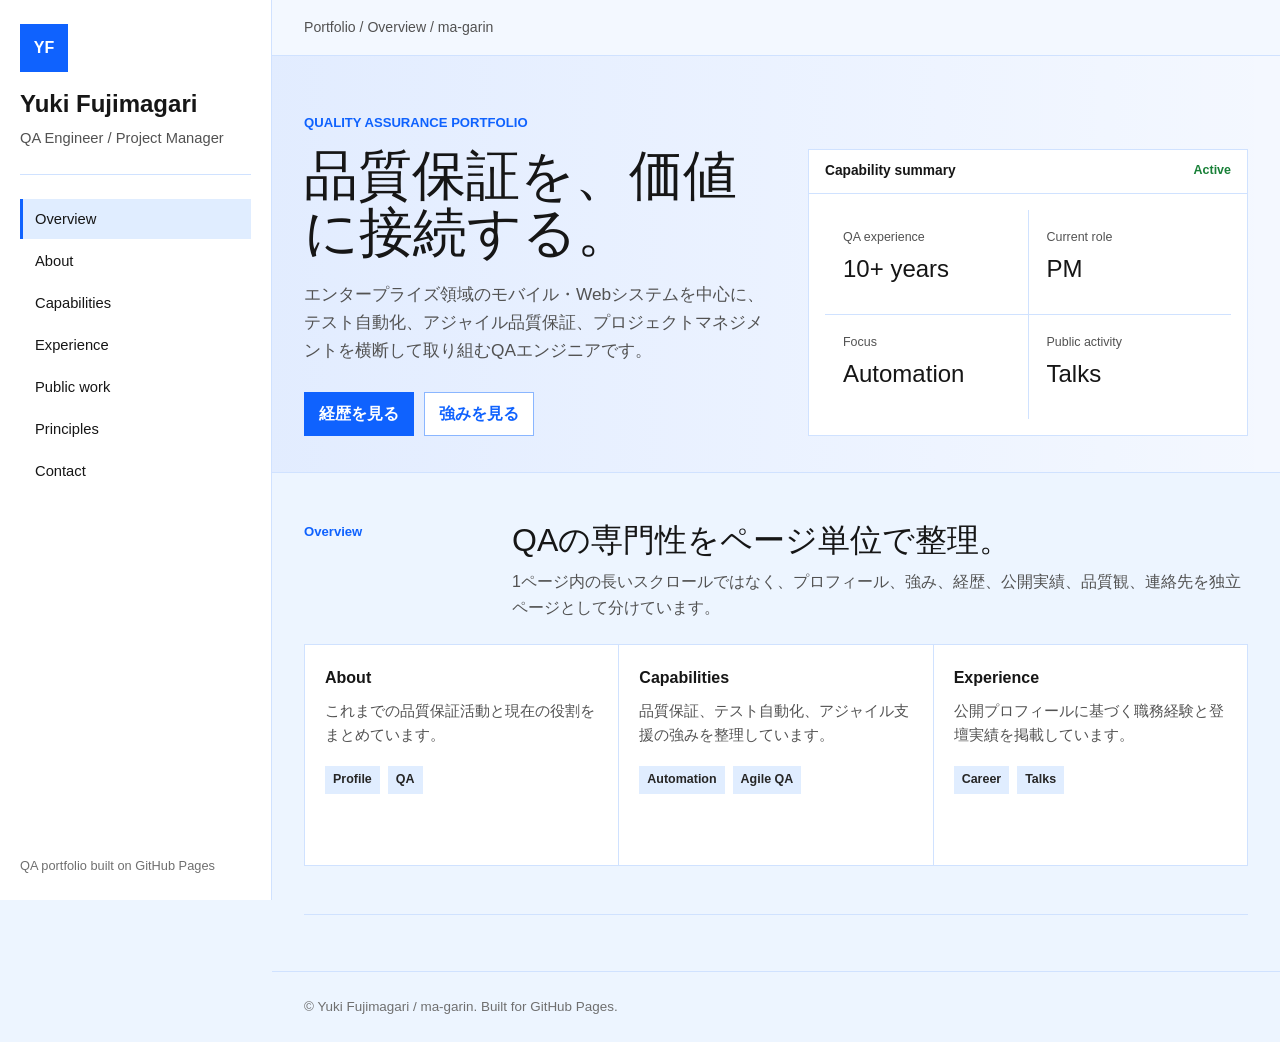
<file: index.html>
<!doctype html>
<html lang="ja">
  <head>
    <meta charset="utf-8">
    <meta name="viewport" content="width=device-width, initial-scale=1">
    <meta name="description" content="Yuki Fujimagari / ma-garinのQAエンジニア向けポートフォリオサイトです。">
    <title>Yuki Fujimagari | QA Portfolio</title>
    <link rel="stylesheet" href="styles.css">
  </head>
  <body>
    <div class="shell">
      <aside class="side">
        <div class="identity">
          <div class="brand-mark" aria-hidden="true">YF</div>
          <h1>Yuki Fujimagari</h1>
          <p>QA Engineer / Project Manager</p>
        </div>
        <nav class="nav" aria-label="主要ナビゲーション">
          <a class="active" href="index.html">Overview</a>
          <a href="about.html">About</a>
          <a href="capabilities.html">Capabilities</a>
          <a href="experience.html">Experience</a>
          <a href="works.html">Public work</a>
          <a href="principles.html">Principles</a>
          <a href="contact.html">Contact</a>
        </nav>
        <p class="side-footer">QA portfolio built on GitHub Pages</p>
      </aside>

      <main>
        <div class="topbar">
          <p class="breadcrumb">Portfolio / Overview / ma-garin</p>
        </div>

        <section class="hero" aria-labelledby="hero-title">
          <div class="hero-grid">
            <div>
              <p class="eyebrow">Quality assurance portfolio</p>
              <h2 id="hero-title">品質保証を、価値に接続する。</h2>
              <p class="lead">
                エンタープライズ領域のモバイル・Webシステムを中心に、テスト自動化、アジャイル品質保証、プロジェクトマネジメントを横断して取り組むQAエンジニアです。
              </p>
              <div class="hero-actions">
                <a class="button" href="experience.html">経歴を見る</a>
                <a class="button secondary" href="capabilities.html">強みを見る</a>
              </div>
            </div>

            <aside class="status-panel" aria-label="プロフィール概要">
              <div class="panel-header">
                <span class="panel-title">Capability summary</span>
                <span class="panel-tag">Active</span>
              </div>
              <div class="panel-body">
                <div class="status-grid">
                  <div class="status-cell">
                    <span>QA experience</span>
                    <strong>10+ years</strong>
                  </div>
                  <div class="status-cell">
                    <span>Current role</span>
                    <strong>PM</strong>
                  </div>
                  <div class="status-cell">
                    <span>Focus</span>
                    <strong>Automation</strong>
                  </div>
                  <div class="status-cell">
                    <span>Public activity</span>
                    <strong>Talks</strong>
                  </div>
                </div>
              </div>
            </aside>
          </div>
        </section>

        <div class="content">
          <section class="section" aria-labelledby="overview-heading">
            <div class="section-head">
              <p class="section-number">Overview</p>
              <div>
                <h3 id="overview-heading">QAの専門性をページ単位で整理。</h3>
                <p class="section-copy">
                  1ページ内の長いスクロールではなく、プロフィール、強み、経歴、公開実績、品質観、連絡先を独立ページとして分けています。
                </p>
              </div>
            </div>

            <div class="card-grid">
              <article class="card">
                <h4>About</h4>
                <p>これまでの品質保証活動と現在の役割をまとめています。</p>
                <ul class="tags">
                  <li>Profile</li>
                  <li>QA</li>
                </ul>
              </article>
              <article class="card">
                <h4>Capabilities</h4>
                <p>品質保証、テスト自動化、アジャイル支援の強みを整理しています。</p>
                <ul class="tags">
                  <li>Automation</li>
                  <li>Agile QA</li>
                </ul>
              </article>
              <article class="card">
                <h4>Experience</h4>
                <p>公開プロフィールに基づく職務経験と登壇実績を掲載しています。</p>
                <ul class="tags">
                  <li>Career</li>
                  <li>Talks</li>
                </ul>
              </article>
            </div>
          </section>
        </div>

        <footer>
          <p>&copy; Yuki Fujimagari / ma-garin. Built for GitHub Pages.</p>
        </footer>
      </main>
    </div>
  </body>
</html>
</file>
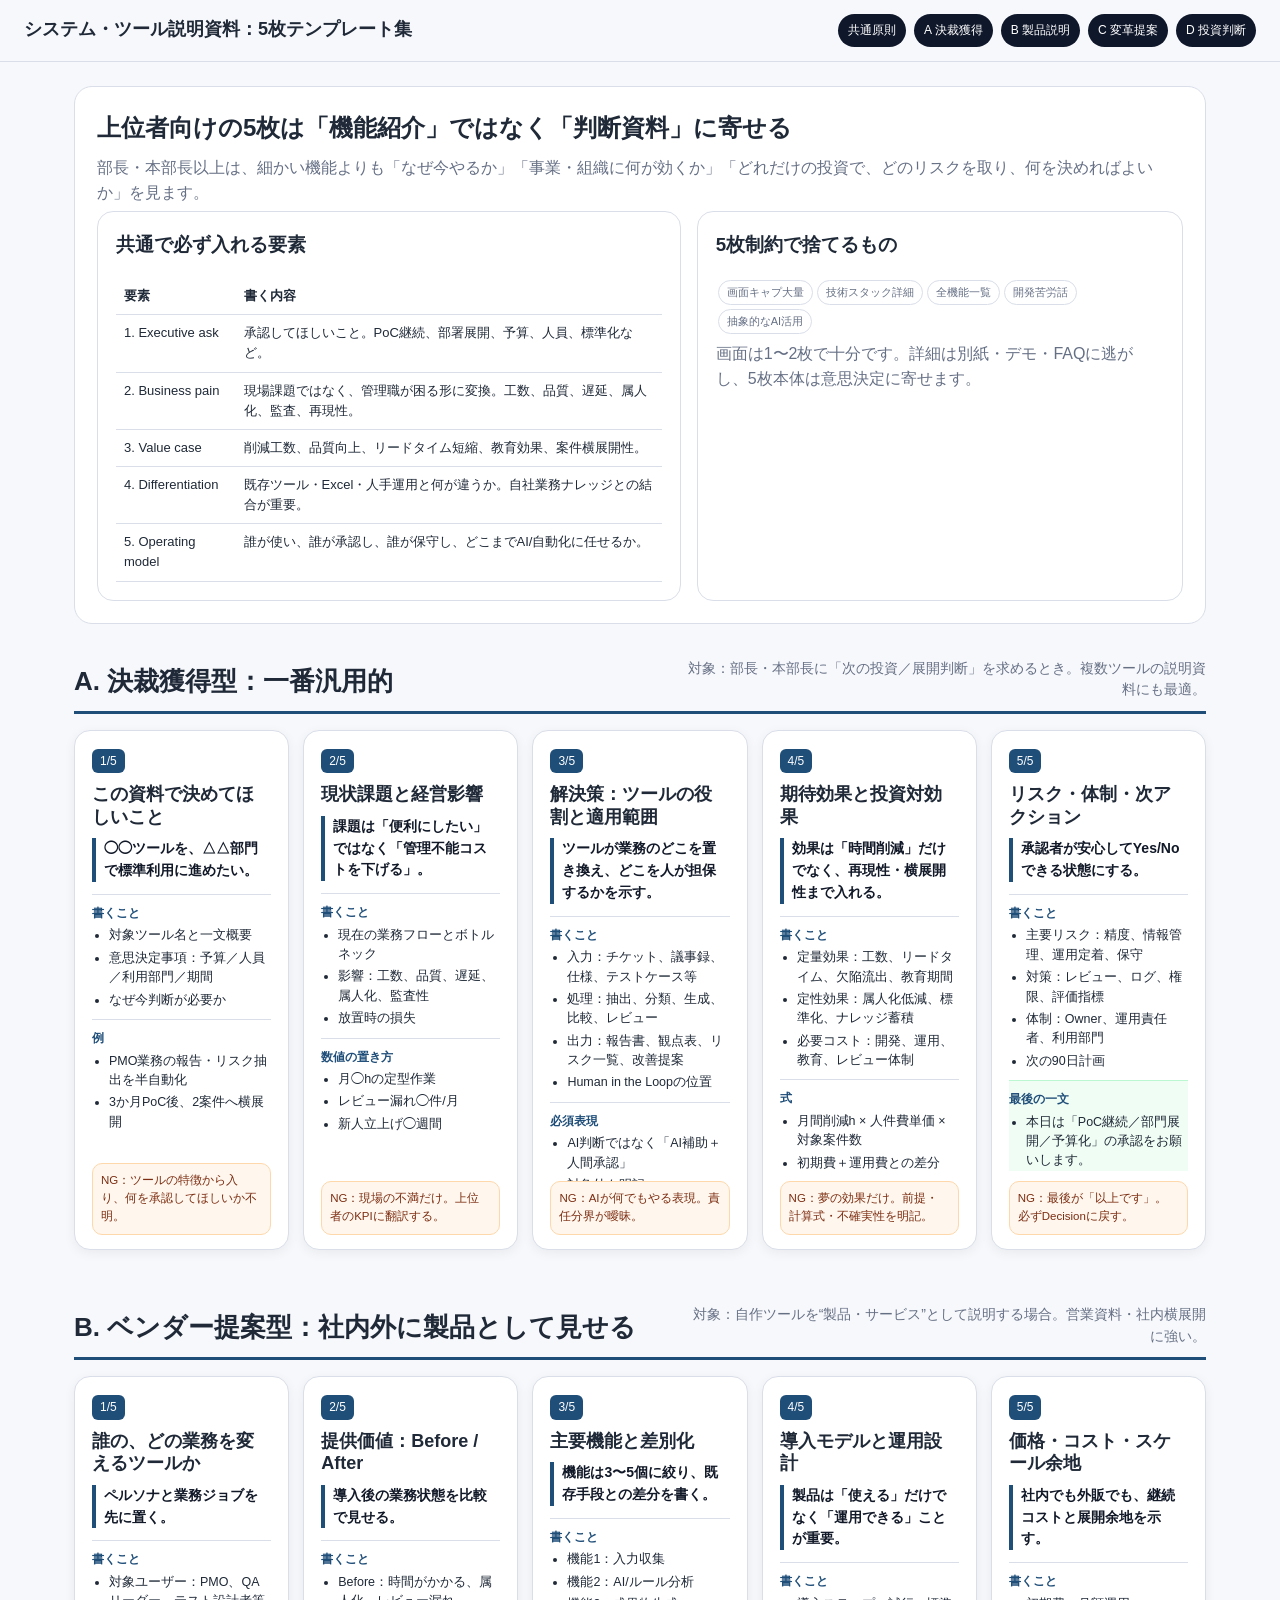
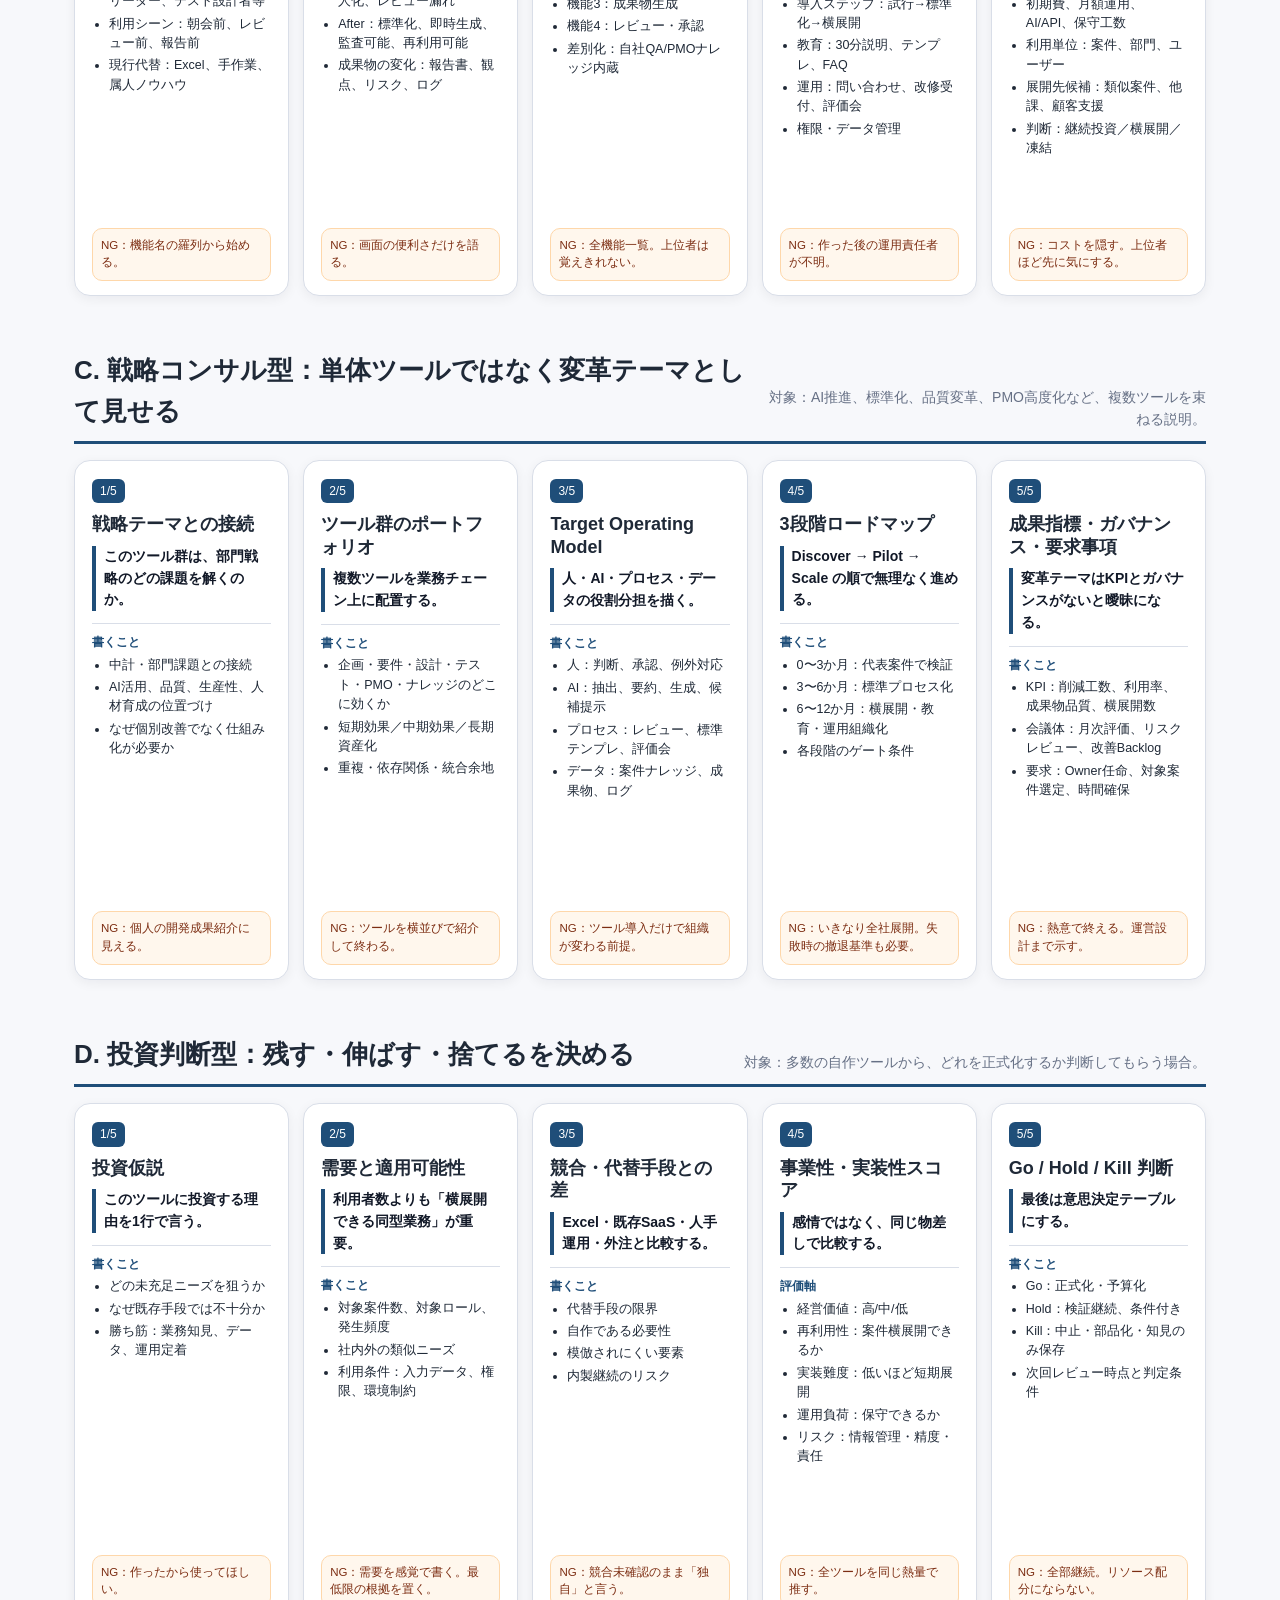
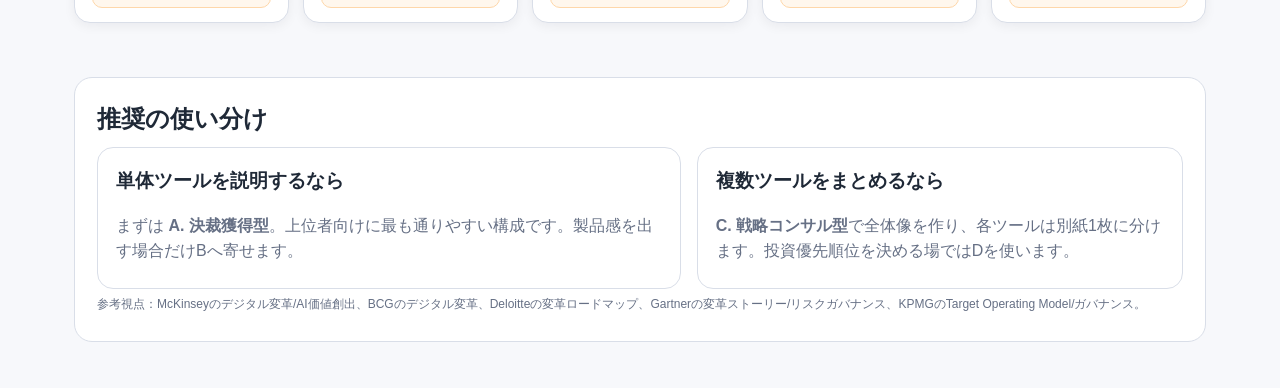
<file: tool-explanation-template/index.html>
<!doctype html>
<html lang="ja">
<head>
<meta charset="utf-8" />
<meta name="viewport" content="width=device-width, initial-scale=1" />
<title>システム・ツール説明資料 5枚テンプレート集</title>
<style>
:root{--bg:#f7f8fb;--ink:#1f2937;--muted:#667085;--line:#d9dee8;--nav:#0f172a;--accent:#1f4e79;--soft:#edf2f7;--warn:#8a5a00;--ok:#14532d;}
*{box-sizing:border-box} body{margin:0;background:var(--bg);color:var(--ink);font-family:-apple-system,BlinkMacSystemFont,"Segoe UI",Meiryo,"Yu Gothic",sans-serif;line-height:1.55} 
header{position:sticky;top:0;background:rgba(247,248,251,.95);border-bottom:1px solid var(--line);z-index:10;padding:14px 24px;display:flex;gap:18px;align-items:center;justify-content:space-between}
header h1{font-size:18px;margin:0;font-weight:700}.nav{display:flex;gap:8px;flex-wrap:wrap}.nav a{font-size:12px;text-decoration:none;color:#fff;background:var(--nav);padding:7px 10px;border-radius:999px}
main{max-width:1180px;margin:0 auto;padding:24px}.intro{background:#fff;border:1px solid var(--line);border-radius:18px;padding:22px;margin-bottom:22px}.intro h2{margin:0 0 10px;font-size:24px}.intro p{margin:6px 0;color:var(--muted)}
.pattern{margin:34px 0 54px}.pattern-title{display:flex;align-items:flex-end;justify-content:space-between;border-bottom:3px solid var(--accent);padding-bottom:10px;margin-bottom:16px}.pattern-title h2{font-size:26px;margin:0}.pattern-title .use{font-size:14px;color:var(--muted);max-width:520px;text-align:right}
.deck{display:grid;grid-template-columns:repeat(5,1fr);gap:14px}.slide{background:#fff;border:1px solid var(--line);border-radius:16px;min-height:520px;padding:17px;box-shadow:0 3px 12px rgba(15,23,42,.06);position:relative}.num{font-size:12px;color:#fff;background:var(--accent);display:inline-block;padding:3px 8px;border-radius:6px;margin-bottom:10px}.slide h3{font-size:18px;line-height:1.25;margin:0 0 8px}.lead{font-size:14px;font-weight:700;color:#111827;border-left:4px solid var(--accent);padding-left:8px;margin:10px 0 12px}.box{border-top:1px solid var(--line);padding-top:9px;margin-top:9px}.box b{font-size:12px;color:var(--accent);display:block;margin-bottom:4px}.box ul{padding-left:17px;margin:4px 0}.box li{font-size:12.5px;margin:3px 0}.avoid{position:absolute;bottom:14px;left:17px;right:17px;background:#fff7ed;border:1px solid #fed7aa;border-radius:10px;padding:8px;font-size:11.5px;color:#7c2d12}.meta{font-size:12px;color:var(--muted);margin:6px 0 0}.principles{display:grid;grid-template-columns:1.2fr 1fr;gap:16px}.panel{background:#fff;border:1px solid var(--line);border-radius:16px;padding:18px}.panel h3{margin-top:0}.panel table{width:100%;border-collapse:collapse;font-size:13px}.panel th,.panel td{border-bottom:1px solid var(--line);padding:8px;text-align:left;vertical-align:top}.tag{font-size:11px;border:1px solid var(--line);border-radius:999px;padding:3px 8px;color:var(--muted);display:inline-block;margin:2px}.decision{background:#f0fdf4;border-color:#bbf7d0}.risk{background:#fffbeb;border-color:#fde68a}.sources{font-size:12px;color:var(--muted)}
@media print{header{display:none} main{padding:0}.deck{page-break-after:always}.slide{break-inside:avoid;box-shadow:none}.pattern{page-break-after:always}.intro,.panel{box-shadow:none}.avoid{position:static;margin-top:10px}}
@media(max-width:1100px){.deck{grid-template-columns:1fr}.slide{min-height:auto}.avoid{position:static;margin-top:10px}.principles{grid-template-columns:1fr}.pattern-title{display:block}.pattern-title .use{text-align:left;margin-top:8px}}
</style>
</head>
<body>
<header><h1>システム・ツール説明資料：5枚テンプレート集</h1><nav class="nav"><a href="#common">共通原則</a><a href="#a">A 決裁獲得</a><a href="#b">B 製品説明</a><a href="#c">C 変革提案</a><a href="#d">D 投資判断</a></nav></header>
<main>
<section class="intro" id="common">
<h2>上位者向けの5枚は「機能紹介」ではなく「判断資料」に寄せる</h2>
<p>部長・本部長以上は、細かい機能よりも「なぜ今やるか」「事業・組織に何が効くか」「どれだけの投資で、どのリスクを取り、何を決めればよいか」を見ます。</p>
<div class="principles">
<div class="panel">
<h3>共通で必ず入れる要素</h3>
<table><tr><th>要素</th><th>書く内容</th></tr><tr><td>1. Executive ask</td><td>承認してほしいこと。PoC継続、部署展開、予算、人員、標準化など。</td></tr><tr><td>2. Business pain</td><td>現場課題ではなく、管理職が困る形に変換。工数、品質、遅延、属人化、監査、再現性。</td></tr><tr><td>3. Value case</td><td>削減工数、品質向上、リードタイム短縮、教育効果、案件横展開性。</td></tr><tr><td>4. Differentiation</td><td>既存ツール・Excel・人手運用と何が違うか。自社業務ナレッジとの結合が重要。</td></tr><tr><td>5. Operating model</td><td>誰が使い、誰が承認し、誰が保守し、どこまでAI/自動化に任せるか。</td></tr></table>
</div>
<div class="panel">
<h3>5枚制約で捨てるもの</h3>
<p><span class="tag">画面キャプ大量</span><span class="tag">技術スタック詳細</span><span class="tag">全機能一覧</span><span class="tag">開発苦労話</span><span class="tag">抽象的なAI活用</span></p>
<p>画面は1〜2枚で十分です。詳細は別紙・デモ・FAQに逃がし、5枚本体は意思決定に寄せます。</p>
</div>
</div>
</section>

<section class="pattern" id="a">
<div class="pattern-title"><h2>A. 決裁獲得型：一番汎用的</h2><div class="use">対象：部長・本部長に「次の投資／展開判断」を求めるとき。複数ツールの説明資料にも最適。</div></div>
<div class="deck">
<article class="slide"><span class="num">1/5</span><h3>この資料で決めてほしいこと</h3><div class="lead">◯◯ツールを、△△部門で標準利用に進めたい。</div><div class="box"><b>書くこと</b><ul><li>対象ツール名と一文概要</li><li>意思決定事項：予算／人員／利用部門／期間</li><li>なぜ今判断が必要か</li></ul></div><div class="box"><b>例</b><ul><li>PMO業務の報告・リスク抽出を半自動化</li><li>3か月PoC後、2案件へ横展開</li></ul></div><div class="avoid">NG：ツールの特徴から入り、何を承認してほしいか不明。</div></article>
<article class="slide"><span class="num">2/5</span><h3>現状課題と経営影響</h3><div class="lead">課題は「便利にしたい」ではなく「管理不能コストを下げる」。</div><div class="box"><b>書くこと</b><ul><li>現在の業務フローとボトルネック</li><li>影響：工数、品質、遅延、属人化、監査性</li><li>放置時の損失</li></ul></div><div class="box"><b>数値の置き方</b><ul><li>月◯hの定型作業</li><li>レビュー漏れ◯件/月</li><li>新人立上げ◯週間</li></ul></div><div class="avoid">NG：現場の不満だけ。上位者のKPIに翻訳する。</div></article>
<article class="slide"><span class="num">3/5</span><h3>解決策：ツールの役割と適用範囲</h3><div class="lead">ツールが業務のどこを置き換え、どこを人が担保するかを示す。</div><div class="box"><b>書くこと</b><ul><li>入力：チケット、議事録、仕様、テストケース等</li><li>処理：抽出、分類、生成、比較、レビュー</li><li>出力：報告書、観点表、リスク一覧、改善提案</li><li>Human in the Loopの位置</li></ul></div><div class="box"><b>必須表現</b><ul><li>AI判断ではなく「AI補助＋人間承認」</li><li>対象外も明記</li></ul></div><div class="avoid">NG：AIが何でもやる表現。責任分界が曖昧。</div></article>
<article class="slide"><span class="num">4/5</span><h3>期待効果と投資対効果</h3><div class="lead">効果は「時間削減」だけでなく、再現性・横展開性まで入れる。</div><div class="box"><b>書くこと</b><ul><li>定量効果：工数、リードタイム、欠陥流出、教育期間</li><li>定性効果：属人化低減、標準化、ナレッジ蓄積</li><li>必要コスト：開発、運用、教育、レビュー体制</li></ul></div><div class="box"><b>式</b><ul><li>月間削減h × 人件費単価 × 対象案件数</li><li>初期費＋運用費との差分</li></ul></div><div class="avoid">NG：夢の効果だけ。前提・計算式・不確実性を明記。</div></article>
<article class="slide"><span class="num">5/5</span><h3>リスク・体制・次アクション</h3><div class="lead">承認者が安心してYes/Noできる状態にする。</div><div class="box"><b>書くこと</b><ul><li>主要リスク：精度、情報管理、運用定着、保守</li><li>対策：レビュー、ログ、権限、評価指標</li><li>体制：Owner、運用責任者、利用部門</li><li>次の90日計画</li></ul></div><div class="box decision"><b>最後の一文</b><ul><li>本日は「PoC継続／部門展開／予算化」の承認をお願いします。</li></ul></div><div class="avoid">NG：最後が「以上です」。必ずDecisionに戻す。</div></article>
</div></section>

<section class="pattern" id="b">
<div class="pattern-title"><h2>B. ベンダー提案型：社内外に製品として見せる</h2><div class="use">対象：自作ツールを“製品・サービス”として説明する場合。営業資料・社内横展開に強い。</div></div>
<div class="deck">
<article class="slide"><span class="num">1/5</span><h3>誰の、どの業務を変えるツールか</h3><div class="lead">ペルソナと業務ジョブを先に置く。</div><div class="box"><b>書くこと</b><ul><li>対象ユーザー：PMO、QAリーダー、テスト設計者等</li><li>利用シーン：朝会前、レビュー前、報告前</li><li>現行代替：Excel、手作業、属人ノウハウ</li></ul></div><div class="avoid">NG：機能名の羅列から始める。</div></article>
<article class="slide"><span class="num">2/5</span><h3>提供価値：Before / After</h3><div class="lead">導入後の業務状態を比較で見せる。</div><div class="box"><b>書くこと</b><ul><li>Before：時間がかかる、属人化、レビュー漏れ</li><li>After：標準化、即時生成、監査可能、再利用可能</li><li>成果物の変化：報告書、観点、リスク、ログ</li></ul></div><div class="avoid">NG：画面の便利さだけを語る。</div></article>
<article class="slide"><span class="num">3/5</span><h3>主要機能と差別化</h3><div class="lead">機能は3〜5個に絞り、既存手段との差分を書く。</div><div class="box"><b>書くこと</b><ul><li>機能1：入力収集</li><li>機能2：AI/ルール分析</li><li>機能3：成果物生成</li><li>機能4：レビュー・承認</li><li>差別化：自社QA/PMOナレッジ内蔵</li></ul></div><div class="avoid">NG：全機能一覧。上位者は覚えきれない。</div></article>
<article class="slide"><span class="num">4/5</span><h3>導入モデルと運用設計</h3><div class="lead">製品は「使える」だけでなく「運用できる」ことが重要。</div><div class="box"><b>書くこと</b><ul><li>導入ステップ：試行→標準化→横展開</li><li>教育：30分説明、テンプレ、FAQ</li><li>運用：問い合わせ、改修受付、評価会</li><li>権限・データ管理</li></ul></div><div class="avoid">NG：作った後の運用責任者が不明。</div></article>
<article class="slide"><span class="num">5/5</span><h3>価格・コスト・スケール余地</h3><div class="lead">社内でも外販でも、継続コストと展開余地を示す。</div><div class="box"><b>書くこと</b><ul><li>初期費、月額運用、AI/API、保守工数</li><li>利用単位：案件、部門、ユーザー</li><li>展開先候補：類似案件、他課、顧客支援</li><li>判断：継続投資／横展開／凍結</li></ul></div><div class="avoid">NG：コストを隠す。上位者ほど先に気にする。</div></article>
</div></section>

<section class="pattern" id="c">
<div class="pattern-title"><h2>C. 戦略コンサル型：単体ツールではなく変革テーマとして見せる</h2><div class="use">対象：AI推進、標準化、品質変革、PMO高度化など、複数ツールを束ねる説明。</div></div>
<div class="deck">
<article class="slide"><span class="num">1/5</span><h3>戦略テーマとの接続</h3><div class="lead">このツール群は、部門戦略のどの課題を解くのか。</div><div class="box"><b>書くこと</b><ul><li>中計・部門課題との接続</li><li>AI活用、品質、生産性、人材育成の位置づけ</li><li>なぜ個別改善でなく仕組み化が必要か</li></ul></div><div class="avoid">NG：個人の開発成果紹介に見える。</div></article>
<article class="slide"><span class="num">2/5</span><h3>ツール群のポートフォリオ</h3><div class="lead">複数ツールを業務チェーン上に配置する。</div><div class="box"><b>書くこと</b><ul><li>企画・要件・設計・テスト・PMO・ナレッジのどこに効くか</li><li>短期効果／中期効果／長期資産化</li><li>重複・依存関係・統合余地</li></ul></div><div class="avoid">NG：ツールを横並びで紹介して終わる。</div></article>
<article class="slide"><span class="num">3/5</span><h3>Target Operating Model</h3><div class="lead">人・AI・プロセス・データの役割分担を描く。</div><div class="box"><b>書くこと</b><ul><li>人：判断、承認、例外対応</li><li>AI：抽出、要約、生成、候補提示</li><li>プロセス：レビュー、標準テンプレ、評価会</li><li>データ：案件ナレッジ、成果物、ログ</li></ul></div><div class="avoid">NG：ツール導入だけで組織が変わる前提。</div></article>
<article class="slide"><span class="num">4/5</span><h3>3段階ロードマップ</h3><div class="lead">Discover → Pilot → Scale の順で無理なく進める。</div><div class="box"><b>書くこと</b><ul><li>0〜3か月：代表案件で検証</li><li>3〜6か月：標準プロセス化</li><li>6〜12か月：横展開・教育・運用組織化</li><li>各段階のゲート条件</li></ul></div><div class="avoid">NG：いきなり全社展開。失敗時の撤退基準も必要。</div></article>
<article class="slide"><span class="num">5/5</span><h3>成果指標・ガバナンス・要求事項</h3><div class="lead">変革テーマはKPIとガバナンスがないと曖昧になる。</div><div class="box"><b>書くこと</b><ul><li>KPI：削減工数、利用率、成果物品質、横展開数</li><li>会議体：月次評価、リスクレビュー、改善Backlog</li><li>要求：Owner任命、対象案件選定、時間確保</li></ul></div><div class="avoid">NG：熱意で終える。運営設計まで示す。</div></article>
</div></section>

<section class="pattern" id="d">
<div class="pattern-title"><h2>D. 投資判断型：残す・伸ばす・捨てるを決める</h2><div class="use">対象：多数の自作ツールから、どれを正式化するか判断してもらう場合。</div></div>
<div class="deck">
<article class="slide"><span class="num">1/5</span><h3>投資仮説</h3><div class="lead">このツールに投資する理由を1行で言う。</div><div class="box"><b>書くこと</b><ul><li>どの未充足ニーズを狙うか</li><li>なぜ既存手段では不十分か</li><li>勝ち筋：業務知見、データ、運用定着</li></ul></div><div class="avoid">NG：作ったから使ってほしい。</div></article>
<article class="slide"><span class="num">2/5</span><h3>需要と適用可能性</h3><div class="lead">利用者数よりも「横展開できる同型業務」が重要。</div><div class="box"><b>書くこと</b><ul><li>対象案件数、対象ロール、発生頻度</li><li>社内外の類似ニーズ</li><li>利用条件：入力データ、権限、環境制約</li></ul></div><div class="avoid">NG：需要を感覚で書く。最低限の根拠を置く。</div></article>
<article class="slide"><span class="num">3/5</span><h3>競合・代替手段との差</h3><div class="lead">Excel・既存SaaS・人手運用・外注と比較する。</div><div class="box"><b>書くこと</b><ul><li>代替手段の限界</li><li>自作である必要性</li><li>模倣されにくい要素</li><li>内製継続のリスク</li></ul></div><div class="avoid">NG：競合未確認のまま「独自」と言う。</div></article>
<article class="slide"><span class="num">4/5</span><h3>事業性・実装性スコア</h3><div class="lead">感情ではなく、同じ物差しで比較する。</div><div class="box"><b>評価軸</b><ul><li>経営価値：高/中/低</li><li>再利用性：案件横展開できるか</li><li>実装難度：低いほど短期展開</li><li>運用負荷：保守できるか</li><li>リスク：情報管理・精度・責任</li></ul></div><div class="avoid">NG：全ツールを同じ熱量で推す。</div></article>
<article class="slide"><span class="num">5/5</span><h3>Go / Hold / Kill 判断</h3><div class="lead">最後は意思決定テーブルにする。</div><div class="box"><b>書くこと</b><ul><li>Go：正式化・予算化</li><li>Hold：検証継続、条件付き</li><li>Kill：中止・部品化・知見のみ保存</li><li>次回レビュー時点と判定条件</li></ul></div><div class="avoid">NG：全部継続。リソース配分にならない。</div></article>
</div></section>

<section class="intro">
<h2>推奨の使い分け</h2>
<div class="principles">
<div class="panel"><h3>単体ツールを説明するなら</h3><p>まずは <b>A. 決裁獲得型</b>。上位者向けに最も通りやすい構成です。製品感を出す場合だけBへ寄せます。</p></div>
<div class="panel"><h3>複数ツールをまとめるなら</h3><p><b>C. 戦略コンサル型</b>で全体像を作り、各ツールは別紙1枚に分けます。投資優先順位を決める場ではDを使います。</p></div>
</div>
<p class="sources">参考視点：McKinseyのデジタル変革/AI価値創出、BCGのデジタル変革、Deloitteの変革ロードマップ、Gartnerの変革ストーリー/リスクガバナンス、KPMGのTarget Operating Model/ガバナンス。</p>
</section>
</main>
</body></html>
</file>
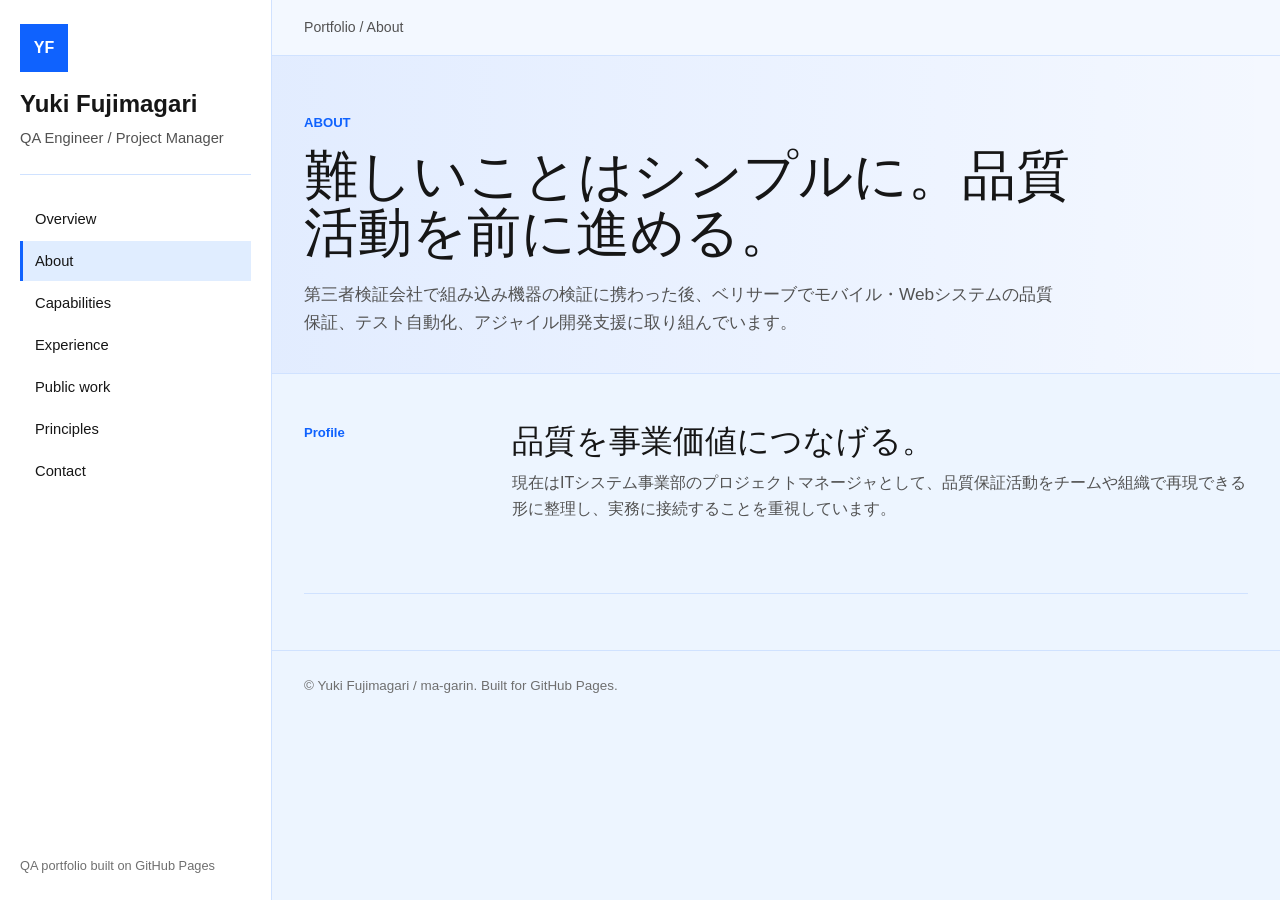
<file: about.html>
<!doctype html>
<html lang="ja">
  <head>
    <meta charset="utf-8">
    <meta name="viewport" content="width=device-width, initial-scale=1">
    <meta name="description" content="Yuki Fujimagariのプロフィールと品質保証への取り組み。">
    <title>About | Yuki Fujimagari</title>
    <link rel="stylesheet" href="styles.css">
  </head>
  <body>
    <div class="shell">
      <aside class="side">
        <div class="identity">
          <div class="brand-mark" aria-hidden="true">YF</div>
          <h1>Yuki Fujimagari</h1>
          <p>QA Engineer / Project Manager</p>
        </div>
        <nav class="nav" aria-label="主要ナビゲーション">
          <a href="index.html">Overview</a>
          <a class="active" href="about.html">About</a>
          <a href="capabilities.html">Capabilities</a>
          <a href="experience.html">Experience</a>
          <a href="works.html">Public work</a>
          <a href="principles.html">Principles</a>
          <a href="contact.html">Contact</a>
        </nav>
        <p class="side-footer">QA portfolio built on GitHub Pages</p>
      </aside>

      <main>
        <div class="topbar">
          <p class="breadcrumb">Portfolio / About</p>
        </div>

        <section class="page-hero">
          <p class="eyebrow">About</p>
          <h2>難しいことはシンプルに。品質活動を前に進める。</h2>
          <p class="lead">
            第三者検証会社で組み込み機器の検証に携わった後、ベリサーブでモバイル・Webシステムの品質保証、テスト自動化、アジャイル開発支援に取り組んでいます。
          </p>
        </section>

        <div class="content">
          <section class="section">
            <div class="section-head">
              <p class="section-number">Profile</p>
              <div>
                <h3>品質を事業価値につなげる。</h3>
                <p class="section-copy">
                  現在はITシステム事業部のプロジェクトマネージャとして、品質保証活動をチームや組織で再現できる形に整理し、実務に接続することを重視しています。
                </p>
              </div>
            </div>
          </section>
        </div>

        <footer>
          <p>&copy; Yuki Fujimagari / ma-garin. Built for GitHub Pages.</p>
        </footer>
      </main>
    </div>
  </body>
</html>
</file>
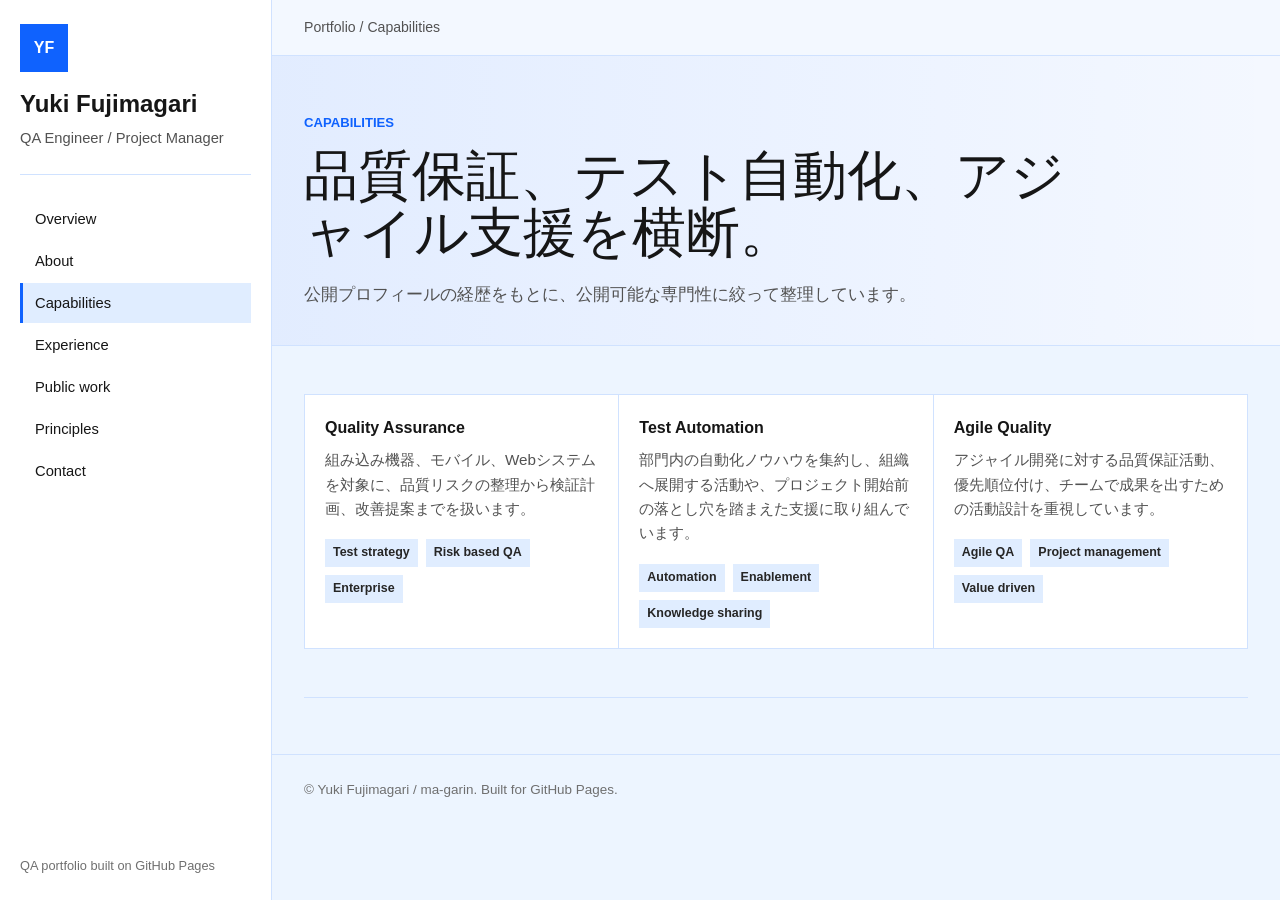
<file: capabilities.html>
<!doctype html>
<html lang="ja">
  <head>
    <meta charset="utf-8">
    <meta name="viewport" content="width=device-width, initial-scale=1">
    <meta name="description" content="Yuki FujimagariのQA、テスト自動化、アジャイル品質保証の強み。">
    <title>Capabilities | Yuki Fujimagari</title>
    <link rel="stylesheet" href="styles.css">
  </head>
  <body>
    <div class="shell">
      <aside class="side">
        <div class="identity">
          <div class="brand-mark" aria-hidden="true">YF</div>
          <h1>Yuki Fujimagari</h1>
          <p>QA Engineer / Project Manager</p>
        </div>
        <nav class="nav" aria-label="主要ナビゲーション">
          <a href="index.html">Overview</a>
          <a href="about.html">About</a>
          <a class="active" href="capabilities.html">Capabilities</a>
          <a href="experience.html">Experience</a>
          <a href="works.html">Public work</a>
          <a href="principles.html">Principles</a>
          <a href="contact.html">Contact</a>
        </nav>
        <p class="side-footer">QA portfolio built on GitHub Pages</p>
      </aside>

      <main>
        <div class="topbar">
          <p class="breadcrumb">Portfolio / Capabilities</p>
        </div>

        <section class="page-hero">
          <p class="eyebrow">Capabilities</p>
          <h2>品質保証、テスト自動化、アジャイル支援を横断。</h2>
          <p class="lead">公開プロフィールの経歴をもとに、公開可能な専門性に絞って整理しています。</p>
        </section>

        <div class="content">
          <section class="section">
            <div class="card-grid">
              <article class="card">
                <h4>Quality Assurance</h4>
                <p>組み込み機器、モバイル、Webシステムを対象に、品質リスクの整理から検証計画、改善提案までを扱います。</p>
                <ul class="tags">
                  <li>Test strategy</li>
                  <li>Risk based QA</li>
                  <li>Enterprise</li>
                </ul>
              </article>
              <article class="card">
                <h4>Test Automation</h4>
                <p>部門内の自動化ノウハウを集約し、組織へ展開する活動や、プロジェクト開始前の落とし穴を踏まえた支援に取り組んでいます。</p>
                <ul class="tags">
                  <li>Automation</li>
                  <li>Enablement</li>
                  <li>Knowledge sharing</li>
                </ul>
              </article>
              <article class="card">
                <h4>Agile Quality</h4>
                <p>アジャイル開発に対する品質保証活動、優先順位付け、チームで成果を出すための活動設計を重視しています。</p>
                <ul class="tags">
                  <li>Agile QA</li>
                  <li>Project management</li>
                  <li>Value driven</li>
                </ul>
              </article>
            </div>
          </section>
        </div>

        <footer>
          <p>&copy; Yuki Fujimagari / ma-garin. Built for GitHub Pages.</p>
        </footer>
      </main>
    </div>
  </body>
</html>
</file>
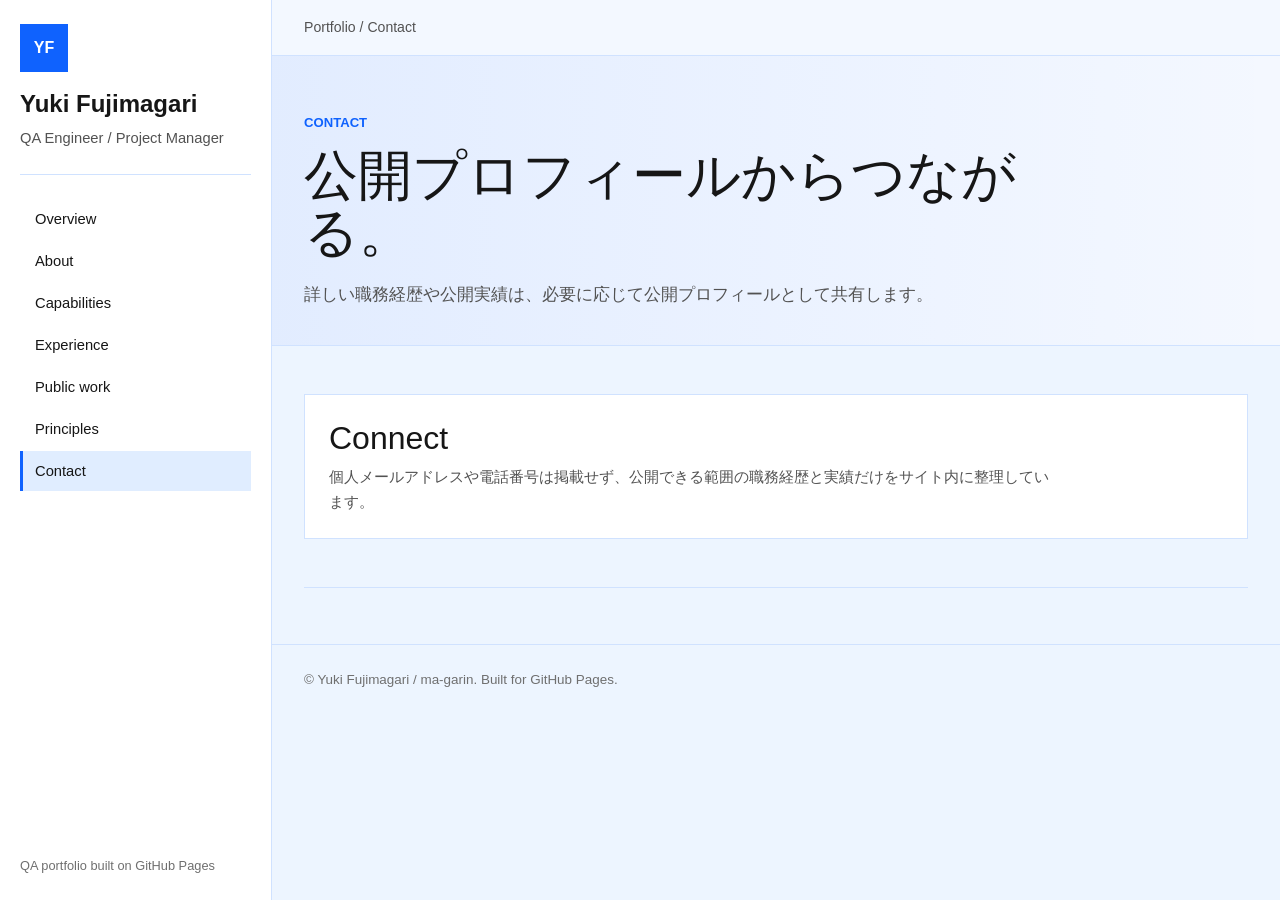
<file: contact.html>
<!doctype html>
<html lang="ja">
  <head>
    <meta charset="utf-8">
    <meta name="viewport" content="width=device-width, initial-scale=1">
    <meta name="description" content="Yuki Fujimagariへの公開プロフィールリンク。">
    <title>Contact | Yuki Fujimagari</title>
    <link rel="stylesheet" href="styles.css">
  </head>
  <body>
    <div class="shell">
      <aside class="side">
        <div class="identity">
          <div class="brand-mark" aria-hidden="true">YF</div>
          <h1>Yuki Fujimagari</h1>
          <p>QA Engineer / Project Manager</p>
        </div>
        <nav class="nav" aria-label="主要ナビゲーション">
          <a href="index.html">Overview</a>
          <a href="about.html">About</a>
          <a href="capabilities.html">Capabilities</a>
          <a href="experience.html">Experience</a>
          <a href="works.html">Public work</a>
          <a href="principles.html">Principles</a>
          <a class="active" href="contact.html">Contact</a>
        </nav>
        <p class="side-footer">QA portfolio built on GitHub Pages</p>
      </aside>

      <main>
        <div class="topbar">
          <p class="breadcrumb">Portfolio / Contact</p>
        </div>

        <section class="page-hero">
          <p class="eyebrow">Contact</p>
          <h2>公開プロフィールからつながる。</h2>
          <p class="lead">詳しい職務経歴や公開実績は、必要に応じて公開プロフィールとして共有します。</p>
        </section>

        <div class="content">
          <section class="section">
            <div class="contact-panel">
              <div>
                <h3>Connect</h3>
                <p>個人メールアドレスや電話番号は掲載せず、公開できる範囲の職務経歴と実績だけをサイト内に整理しています。</p>
              </div>
            </div>
          </section>
        </div>

        <footer>
          <p>&copy; Yuki Fujimagari / ma-garin. Built for GitHub Pages.</p>
        </footer>
      </main>
    </div>
  </body>
</html>
</file>
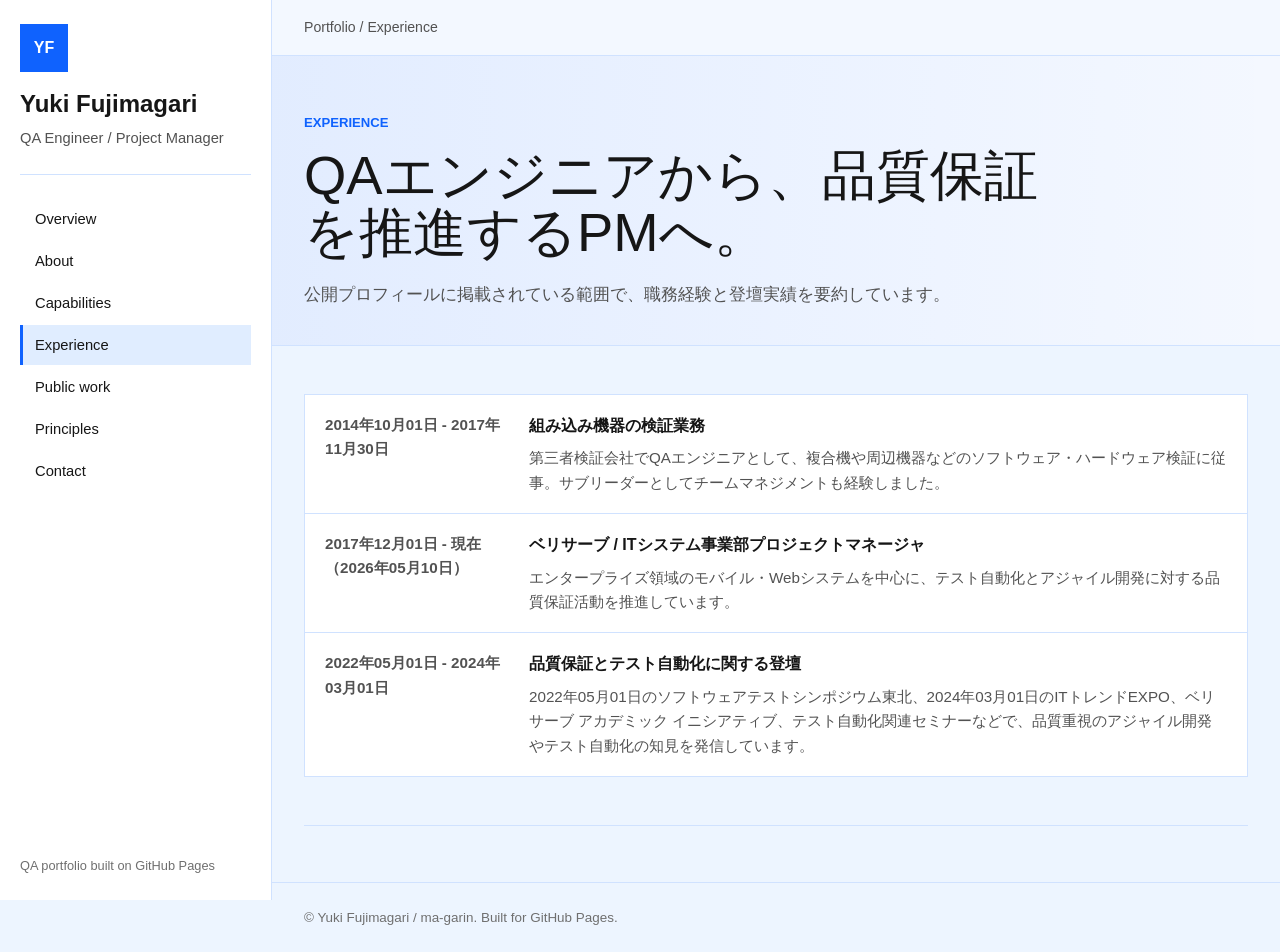
<file: experience.html>
<!doctype html>
<html lang="ja">
  <head>
    <meta charset="utf-8">
    <meta name="viewport" content="width=device-width, initial-scale=1">
    <meta name="description" content="Yuki FujimagariのQAエンジニア、PM、登壇実績。">
    <title>Experience | Yuki Fujimagari</title>
    <link rel="stylesheet" href="styles.css">
  </head>
  <body>
    <div class="shell">
      <aside class="side">
        <div class="identity">
          <div class="brand-mark" aria-hidden="true">YF</div>
          <h1>Yuki Fujimagari</h1>
          <p>QA Engineer / Project Manager</p>
        </div>
        <nav class="nav" aria-label="主要ナビゲーション">
          <a href="index.html">Overview</a>
          <a href="about.html">About</a>
          <a href="capabilities.html">Capabilities</a>
          <a class="active" href="experience.html">Experience</a>
          <a href="works.html">Public work</a>
          <a href="principles.html">Principles</a>
          <a href="contact.html">Contact</a>
        </nav>
        <p class="side-footer">QA portfolio built on GitHub Pages</p>
      </aside>

      <main>
        <div class="topbar">
          <p class="breadcrumb">Portfolio / Experience</p>
        </div>

        <section class="page-hero">
          <p class="eyebrow">Experience</p>
          <h2>QAエンジニアから、品質保証を推進するPMへ。</h2>
          <p class="lead">公開プロフィールに掲載されている範囲で、職務経験と登壇実績を要約しています。</p>
        </section>

        <div class="content">
          <section class="section">
            <div class="data-table">
              <article class="row">
                <p class="row-key">2014年10月01日 - 2017年11月30日</p>
                <div>
                  <h4>組み込み機器の検証業務</h4>
                  <p>第三者検証会社でQAエンジニアとして、複合機や周辺機器などのソフトウェア・ハードウェア検証に従事。サブリーダーとしてチームマネジメントも経験しました。</p>
                </div>
              </article>
              <article class="row">
                <p class="row-key">2017年12月01日 - 現在（2026年05月10日）</p>
                <div>
                  <h4>ベリサーブ / ITシステム事業部プロジェクトマネージャ</h4>
                  <p>エンタープライズ領域のモバイル・Webシステムを中心に、テスト自動化とアジャイル開発に対する品質保証活動を推進しています。</p>
                </div>
              </article>
              <article class="row">
                <p class="row-key">2022年05月01日 - 2024年03月01日</p>
                <div>
                  <h4>品質保証とテスト自動化に関する登壇</h4>
                  <p>2022年05月01日のソフトウェアテストシンポジウム東北、2024年03月01日のITトレンドEXPO、ベリサーブ アカデミック イニシアティブ、テスト自動化関連セミナーなどで、品質重視のアジャイル開発やテスト自動化の知見を発信しています。</p>
                </div>
              </article>
            </div>
          </section>
        </div>

        <footer>
          <p>&copy; Yuki Fujimagari / ma-garin. Built for GitHub Pages.</p>
        </footer>
      </main>
    </div>
  </body>
</html>
</file>
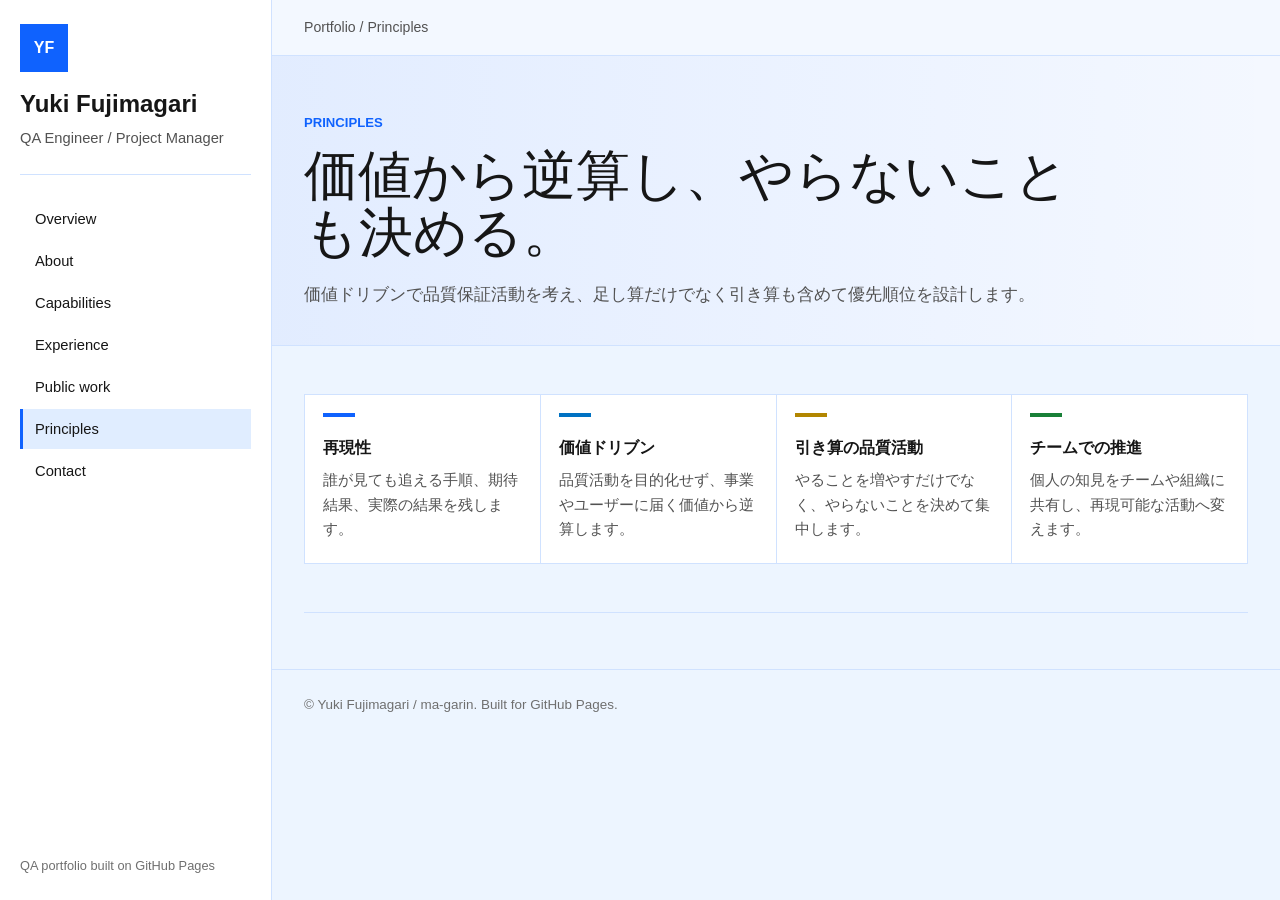
<file: principles.html>
<!doctype html>
<html lang="ja">
  <head>
    <meta charset="utf-8">
    <meta name="viewport" content="width=device-width, initial-scale=1">
    <meta name="description" content="Yuki Fujimagariの品質保証における考え方。">
    <title>Principles | Yuki Fujimagari</title>
    <link rel="stylesheet" href="styles.css">
  </head>
  <body>
    <div class="shell">
      <aside class="side">
        <div class="identity">
          <div class="brand-mark" aria-hidden="true">YF</div>
          <h1>Yuki Fujimagari</h1>
          <p>QA Engineer / Project Manager</p>
        </div>
        <nav class="nav" aria-label="主要ナビゲーション">
          <a href="index.html">Overview</a>
          <a href="about.html">About</a>
          <a href="capabilities.html">Capabilities</a>
          <a href="experience.html">Experience</a>
          <a href="works.html">Public work</a>
          <a class="active" href="principles.html">Principles</a>
          <a href="contact.html">Contact</a>
        </nav>
        <p class="side-footer">QA portfolio built on GitHub Pages</p>
      </aside>

      <main>
        <div class="topbar">
          <p class="breadcrumb">Portfolio / Principles</p>
        </div>

        <section class="page-hero">
          <p class="eyebrow">Principles</p>
          <h2>価値から逆算し、やらないことも決める。</h2>
          <p class="lead">価値ドリブンで品質保証活動を考え、足し算だけでなく引き算も含めて優先順位を設計します。</p>
        </section>

        <div class="content">
          <section class="section">
            <div class="principles">
              <article class="principle">
                <h4>再現性</h4>
                <p>誰が見ても追える手順、期待結果、実際の結果を残します。</p>
              </article>
              <article class="principle">
                <h4>価値ドリブン</h4>
                <p>品質活動を目的化せず、事業やユーザーに届く価値から逆算します。</p>
              </article>
              <article class="principle">
                <h4>引き算の品質活動</h4>
                <p>やることを増やすだけでなく、やらないことを決めて集中します。</p>
              </article>
              <article class="principle">
                <h4>チームでの推進</h4>
                <p>個人の知見をチームや組織に共有し、再現可能な活動へ変えます。</p>
              </article>
            </div>
          </section>
        </div>

        <footer>
          <p>&copy; Yuki Fujimagari / ma-garin. Built for GitHub Pages.</p>
        </footer>
      </main>
    </div>
  </body>
</html>
</file>
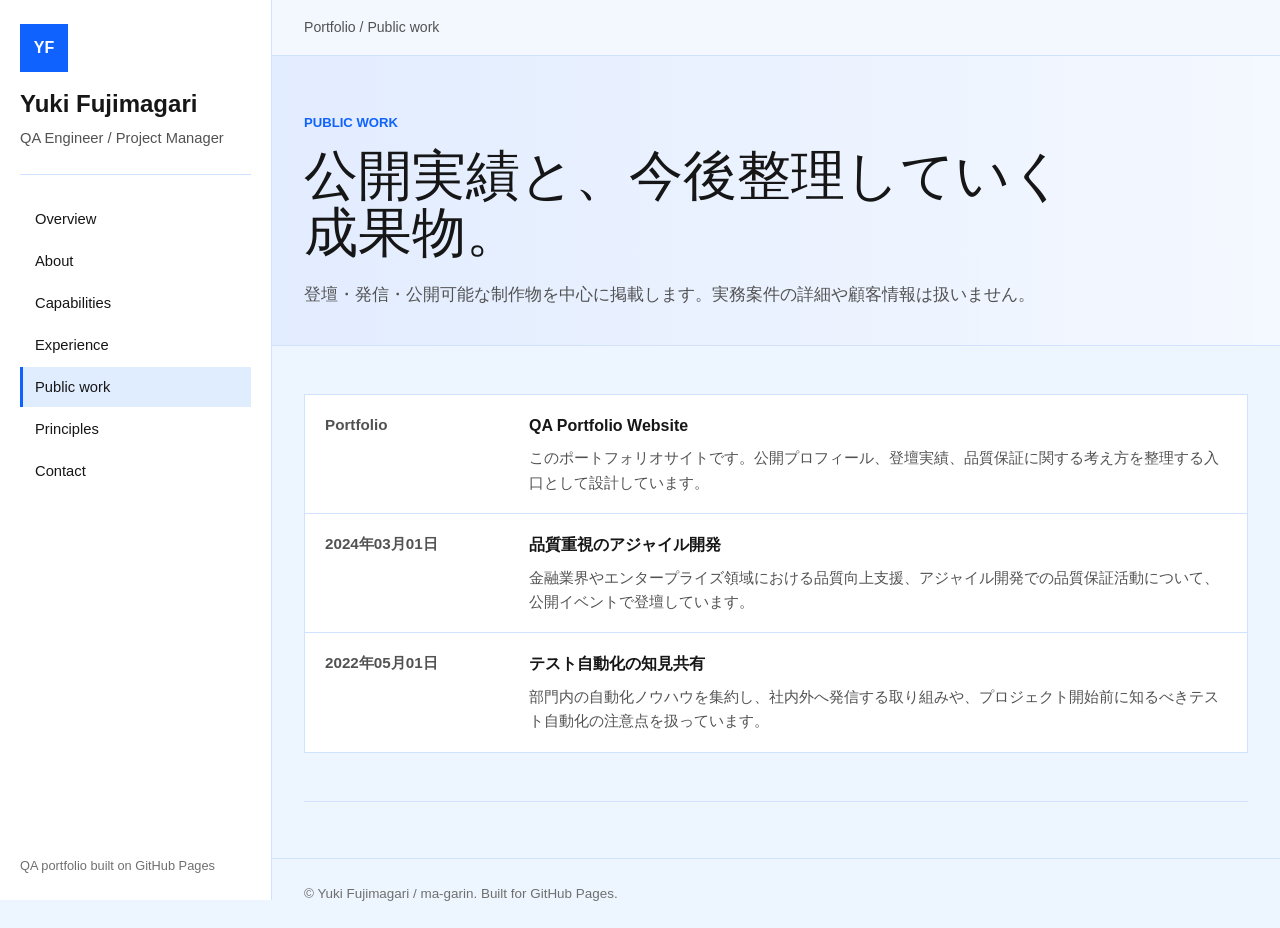
<file: works.html>
<!doctype html>
<html lang="ja">
  <head>
    <meta charset="utf-8">
    <meta name="viewport" content="width=device-width, initial-scale=1">
    <meta name="description" content="Yuki Fujimagariの公開実績とポートフォリオ。">
    <title>Public work | Yuki Fujimagari</title>
    <link rel="stylesheet" href="styles.css">
  </head>
  <body>
    <div class="shell">
      <aside class="side">
        <div class="identity">
          <div class="brand-mark" aria-hidden="true">YF</div>
          <h1>Yuki Fujimagari</h1>
          <p>QA Engineer / Project Manager</p>
        </div>
        <nav class="nav" aria-label="主要ナビゲーション">
          <a href="index.html">Overview</a>
          <a href="about.html">About</a>
          <a href="capabilities.html">Capabilities</a>
          <a href="experience.html">Experience</a>
          <a class="active" href="works.html">Public work</a>
          <a href="principles.html">Principles</a>
          <a href="contact.html">Contact</a>
        </nav>
        <p class="side-footer">QA portfolio built on GitHub Pages</p>
      </aside>

      <main>
        <div class="topbar">
          <p class="breadcrumb">Portfolio / Public work</p>
        </div>

        <section class="page-hero">
          <p class="eyebrow">Public work</p>
          <h2>公開実績と、今後整理していく成果物。</h2>
          <p class="lead">登壇・発信・公開可能な制作物を中心に掲載します。実務案件の詳細や顧客情報は扱いません。</p>
        </section>

        <div class="content">
          <section class="section">
            <div class="data-table">
              <article class="row">
                <p class="row-key">Portfolio</p>
                <div>
                  <h4>QA Portfolio Website</h4>
                  <p>このポートフォリオサイトです。公開プロフィール、登壇実績、品質保証に関する考え方を整理する入口として設計しています。</p>
                </div>
              </article>
              <article class="row">
                <p class="row-key">2024年03月01日</p>
                <div>
                  <h4>品質重視のアジャイル開発</h4>
                  <p>金融業界やエンタープライズ領域における品質向上支援、アジャイル開発での品質保証活動について、公開イベントで登壇しています。</p>
                </div>
              </article>
              <article class="row">
                <p class="row-key">2022年05月01日</p>
                <div>
                  <h4>テスト自動化の知見共有</h4>
                  <p>部門内の自動化ノウハウを集約し、社内外へ発信する取り組みや、プロジェクト開始前に知るべきテスト自動化の注意点を扱っています。</p>
                </div>
              </article>
            </div>
          </section>
        </div>

        <footer>
          <p>&copy; Yuki Fujimagari / ma-garin. Built for GitHub Pages.</p>
        </footer>
      </main>
    </div>
  </body>
</html>
</file>
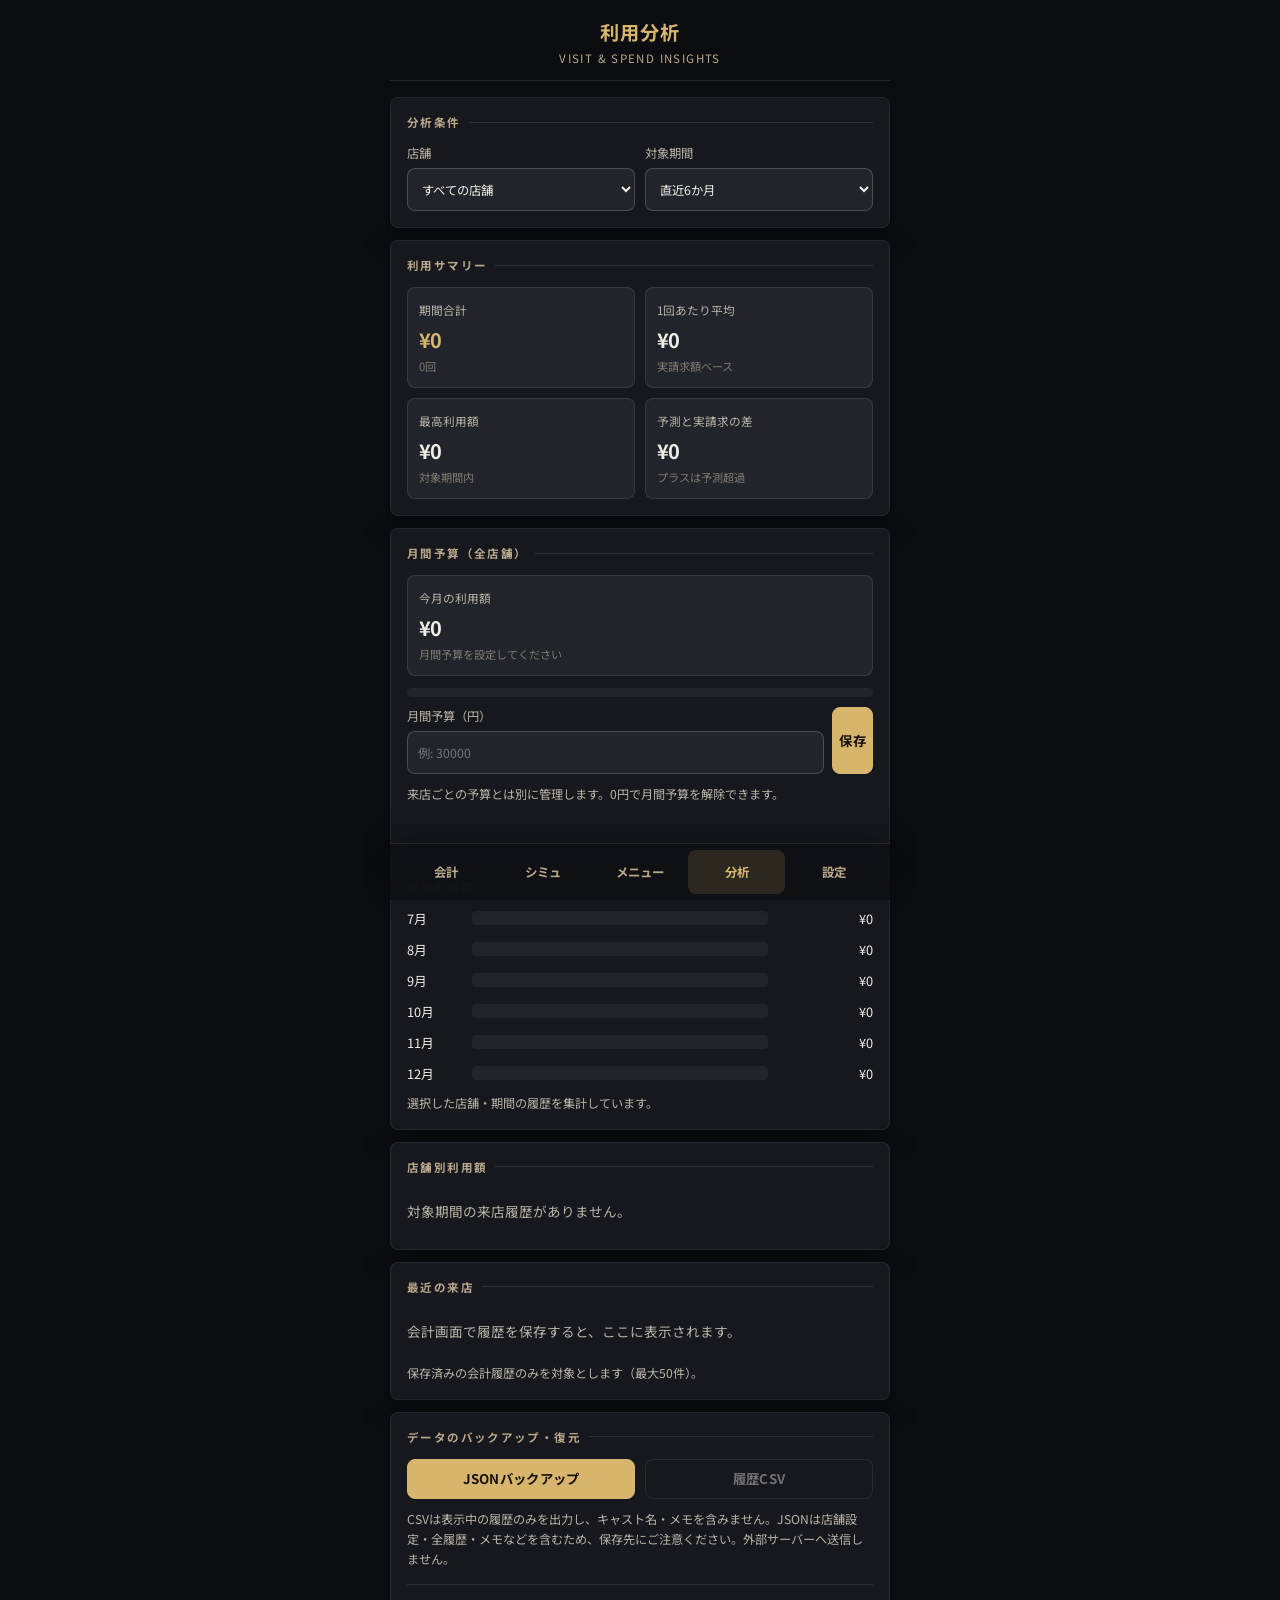
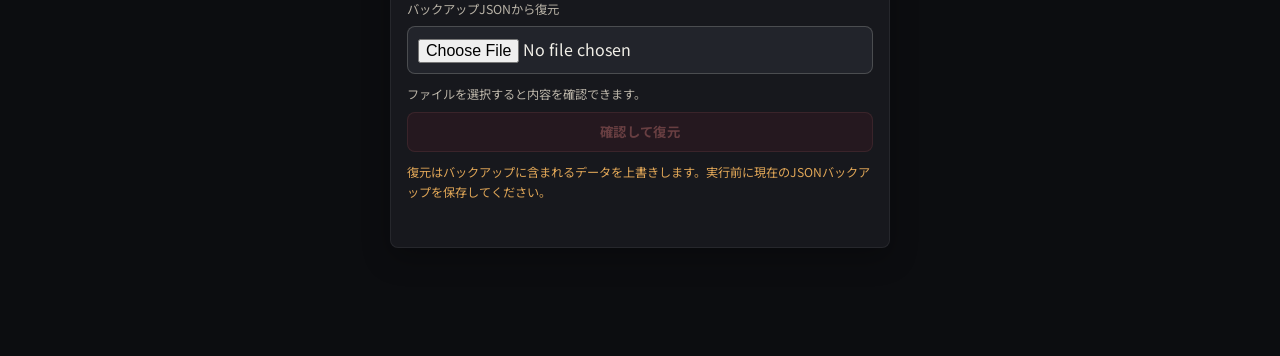
<file: my-accounting-app/analytics.html>
<!DOCTYPE html>
<html lang="ja">
<head>
  <meta charset="UTF-8">
  <meta name="viewport" content="width=device-width, initial-scale=1, viewport-fit=cover">
  <meta name="theme-color" content="#17181d">
  <meta name="apple-mobile-web-app-capable" content="yes">
  <title>利用分析 | マイ会計・時間管理</title>
  <link rel="manifest" href="manifest.json">
  <link rel="apple-touch-icon" href="icons/icon-192x192.png">
  <link href="https://fonts.googleapis.com/css2?family=Noto+Sans+JP:wght@400;500;700&display=swap" rel="stylesheet">
  <link rel="stylesheet" href="theme.css?v=2.18">
  <script src="app-core.js?v=2.16" defer></script>
  <script src="insights-core.js?v=2.17" defer></script>
  <style>
    .control-grid { display:grid; grid-template-columns:1fr 1fr; gap:10px; }
    .control {display:flex; flex-direction:column; gap:6px; color:var(--text-2); font-size:.77rem; }
    select, input[type=number], input[type=file] {min-width:0;width:100%;min-height:43px;border:1px solid var(--outline);border-radius:var(--r-sm);background:var(--surface-hi);color:var(--text-1);font:inherit;padding:10px;}
    :focus-visible {outline:2px solid var(--primary);outline-offset:2px;}
    .kpis {display:grid;grid-template-columns:repeat(2,minmax(0,1fr));gap:10px;}
    .kpi {border:1px solid var(--divider);border-radius:var(--r-sm);background:var(--surface-hi);padding:13px 11px;}
    .kpi .k-label{display:block;font-size:.73rem;color:var(--text-2);margin-bottom:7px;}
    .kpi strong{font-variant-numeric:tabular-nums;font-size:1.25rem;letter-spacing:-.035em;overflow-wrap:anywhere;}
    .kpi small{display:block;margin-top:4px;font-size:.7rem;color:var(--text-3);}
    .primary-value {color:var(--primary);}
    .budget-inputs {display:grid;grid-template-columns:1fr auto;gap:8px;margin:10px 0;}
    .budget-meter {height:9px;border-radius:99px;background:var(--surface-hi);overflow:hidden;margin-top:12px;}
    #budget-fill {height:100%;width:0;background:var(--success);transition:width .25s;}
    #budget-fill.warning {background:var(--warning);}
    #budget-fill.danger {background:var(--error);}
    .hint {color:var(--text-2);font-size:.76rem;line-height:1.65;margin:10px 0 0;}
    .status {min-height:1.4em;margin-top:10px;color:var(--success);font-size:.83rem;}
    .bar-list {display:grid;gap:12px;margin-top:10px;}
    .bar-row {display:grid;grid-template-columns:56px minmax(0,1fr) 96px;align-items:center;gap:9px;font-size:.8rem;}
    .bar-track{height:14px;background:var(--surface-hi);border-radius:4px;overflow:hidden;}
    .bar-fill{height:100%;width:0;background:var(--primary);border-radius:4px;}
    .bar-value{text-align:right;white-space:normal;overflow-wrap:anywhere;font-variant-numeric:tabular-nums;}
    .rank-list{display:grid;gap:9px;}
    .rank-line{display:flex;justify-content:space-between;align-items:center;gap:8px;padding:9px 0;border-bottom:1px solid var(--divider);font-size:.85rem;}
    .rank-line:last-child{border-bottom:0;}
    .rank-line span{overflow-wrap:anywhere;min-width:0;}
    .rank-line strong{white-space:nowrap;font-variant-numeric:tabular-nums;}
    .recent-line {display:grid;grid-template-columns:minmax(0,1fr) auto;gap:10px;align-items:center;padding:10px 0;border-bottom:1px solid var(--divider);}
    .recent-line:last-child{border-bottom:0;}
    .recent-line span{display:block;color:var(--text-2);font-size:.75rem;margin-top:3px;}
    .recent-line strong{font-size:.94rem;white-space:nowrap;}
    .empty {color:var(--text-2);font-size:.85rem;padding:12px 0;}
    .actions {display:grid;grid-template-columns:1fr 1fr;gap:10px;}
    .actions button {min-width:0; padding:8px;}
    .restore-block {margin-top:15px;padding-top:15px;border-top:1px solid var(--divider);}
    .restore-block input{margin-top:8px;}
    .restore-block .btn{width:100%;margin-top:8px;}
    .btn:disabled{opacity:.42;cursor:not-allowed;}
    .sensitive-note{color:var(--warning);}
    @media(max-width:360px){.bar-row{grid-template-columns:46px minmax(0,1fr) 85px;gap:5px;font-size:.72rem;}.kpi strong{font-size:1.08rem;}}
    @media(prefers-reduced-motion:reduce){#budget-fill{transition:none;}}
  </style>
</head>
<body>
<main class="container">
  <header><h1>利用分析</h1><div class="subtitle">VISIT &amp; SPEND INSIGHTS</div></header>

  <section class="card" aria-labelledby="filter-title">
    <h2 class="card-title" id="filter-title">分析条件</h2>
    <div class="control-grid">
      <label class="control">店舗<select id="filter-store"><option value="all">すべての店舗</option></select></label>
      <label class="control">対象期間<select id="filter-months">
        <option value="3">直近3か月</option><option value="6" selected>直近6か月</option>
        <option value="12">直近12か月</option><option value="0">全期間</option>
      </select></label>
    </div>
  </section>

  <section class="card" aria-labelledby="summary-title">
    <h2 class="card-title" id="summary-title">利用サマリー</h2>
    <div class="kpis">
      <div class="kpi"><span class="k-label">期間合計</span><strong class="primary-value" id="sum-total">¥0</strong><small id="sum-count">0回</small></div>
      <div class="kpi"><span class="k-label">1回あたり平均</span><strong id="sum-avg">¥0</strong><small>実請求額ベース</small></div>
      <div class="kpi"><span class="k-label">最高利用額</span><strong id="sum-max">¥0</strong><small>対象期間内</small></div>
      <div class="kpi"><span class="k-label">予測と実請求の差</span><strong id="sum-diff">¥0</strong><small>プラスは予測超過</small></div>
    </div>
  </section>

  <section class="card" aria-labelledby="budget-title">
    <h2 class="card-title" id="budget-title">月間予算（全店舗）</h2>
    <div class="kpi"><span class="k-label">今月の利用額</span><strong id="monthly-spent">¥0</strong><small id="monthly-remaining">予算を設定してください</small></div>
    <div class="budget-meter" role="progressbar" aria-label="月間予算使用率" aria-valuemin="0" aria-valuemax="100" aria-valuenow="0" id="budget-progress"><div id="budget-fill"></div></div>
    <div class="budget-inputs"><label class="control">月間予算（円）<input id="monthly-budget" type="number" min="0" max="100000000" step="1000" inputmode="numeric" placeholder="例: 30000"></label><button class="btn btn-primary" type="button" id="save-budget">保存</button></div>
    <p class="hint">来店ごとの予算とは別に管理します。0円で月間予算を解除できます。</p>
    <div class="status" role="status" id="budget-status"></div>
  </section>

  <section class="card" aria-labelledby="chart-title">
    <h2 class="card-title" id="chart-title">月別利用額</h2>
    <div id="monthly-chart" class="bar-list" role="list"></div>
    <p class="hint">選択した店舗・期間の履歴を集計しています。</p>
  </section>

  <section class="card" aria-labelledby="stores-title">
    <h2 class="card-title" id="stores-title">店舗別利用額</h2>
    <div id="store-ranking" class="rank-list"></div>
  </section>

  <section class="card" aria-labelledby="recent-title">
    <h2 class="card-title" id="recent-title">最近の来店</h2>
    <div id="recent-visits"></div>
    <p class="hint">保存済みの会計履歴のみを対象とします（最大50件）。</p>
  </section>

  <section class="card" aria-labelledby="data-title">
    <h2 class="card-title" id="data-title">データのバックアップ・復元</h2>
    <div class="actions">
      <button class="btn btn-primary" id="download-backup" type="button">JSONバックアップ</button>
      <button class="btn btn-ghost" id="download-csv" type="button">履歴CSV</button>
    </div>
    <p class="hint">CSVは表示中の履歴のみを出力し、キャスト名・メモを含みません。JSONは店舗設定・全履歴・メモなどを含むため、保存先にご注意ください。外部サーバーへ送信しません。</p>
    <div class="restore-block">
      <label class="control" for="backup-file">バックアップJSONから復元</label>
      <input type="file" id="backup-file" accept="application/json,.json">
      <p class="hint" id="backup-preview">ファイルを選択すると内容を確認できます。</p>
      <button class="btn btn-danger" type="button" id="restore-backup" disabled>確認して復元</button>
      <p class="hint sensitive-note">復元はバックアップに含まれるデータを上書きします。実行前に現在のJSONバックアップを保存してください。</p>
    </div>
    <div class="status" role="status" id="data-status"></div>
  </section>
</main>

<nav class="bottom-tabs" aria-label="画面切り替え">
  <a class="bottom-tab" href="index.html">会計</a>
  <a class="bottom-tab" href="simulation.html">シミュ</a>
  <a class="bottom-tab" href="menu.html">メニュー</a>
  <button class="bottom-tab tab-current" disabled aria-current="page" type="button">分析</button>
  <a class="bottom-tab" href="settings.html">設定</a>
</nav>
<script>
document.addEventListener('DOMContentLoaded', () => {
  'use strict';
  const $ = id => document.getElementById(id);
  const yen = n => '¥' + Math.round(n).toLocaleString('ja-JP');
  const chart = $('monthly-chart');
  const ranking = $('store-ranking');
  const recent = $('recent-visits');
  let history = InsightsCore.normalizeHistory(AppCore.read(AppCore.KEYS.history, []));
  let current = [];
  let validatedBackup = null;

  function node(tag, className, content) {
    const el = document.createElement(tag);
    if (className) el.className = className;
    if (content !== undefined) el.textContent = String(content);
    return el;
  }

  function line(parent, heading, value) {
    const el = node('div', 'rank-line');
    el.append(node('span', '', heading), node('strong', '', value));
    parent.append(el);
  }

  function render() {
    const store = $('filter-store').value;
    const months = Number($('filter-months').value);
    const s = InsightsCore.summarize(history, store, months);
    current = s.records;
    $('sum-total').textContent = yen(s.total);
    $('sum-count').textContent = s.count + '回';
    $('sum-avg').textContent = yen(s.average);
    $('sum-max').textContent = yen(s.max);
    $('sum-diff').textContent = (s.difference > 0 ? '+' : s.difference < 0 ? '−' : '') + yen(Math.abs(s.difference));

    const all = InsightsCore.summarize(history, 'all', 6);
    const spent = all.thisMonthTotal;
    const budget = Number(localStorage.getItem('monthly_budget')) || 0;
    $('monthly-spent').textContent = yen(spent);
    $('monthly-budget').value = budget || '';
    $('monthly-remaining').textContent = budget ? (spent > budget ? '予算超過 ' + yen(spent - budget) : '残額 ' + yen(budget - spent)) : '月間予算を設定してください';
    const pct = budget ? Math.min(100, (spent / budget) * 100) : 0;
    const progress = $('budget-progress');
    progress.setAttribute('aria-valuenow', String(Math.round(pct)));
    progress.setAttribute('aria-valuetext', budget ? '利用率 ' + Math.round((spent / budget) * 100) + '%' : '予算未設定');
    const fill = $('budget-fill');
    fill.style.width = pct + '%';
    fill.className = spent > budget && budget ? 'danger' : pct >= 80 ? 'warning' : '';

    chart.replaceChildren();
    const max = Math.max(1, ...s.monthly.map(m => m.total));
    s.monthly.forEach(m => {
      const el = node('div', 'bar-row');
      el.setAttribute('role', 'listitem');
      el.setAttribute('aria-label', m.key + ' ' + yen(m.total) + '、' + m.count + '回');
      const track = node('div', 'bar-track');
      const bar = node('div', 'bar-fill');
      bar.style.width = (m.total / max * 100) + '%';
      track.appendChild(bar);
      el.append(node('span', '', m.label), track, node('span', 'bar-value', yen(m.total)));
      chart.appendChild(el);
    });
    ranking.replaceChildren();
    if (!s.byStore.length) ranking.append(node('div', 'empty', '対象期間の来店履歴がありません。'));
    s.byStore.forEach(x => line(ranking, x.name + ' / ' + x.count + '回', yen(x.total)));

    recent.replaceChildren();
    if (!s.records.length) recent.append(node('div', 'empty', '会計画面で履歴を保存すると、ここに表示されます。'));
    s.records.slice(0, 5).forEach(r => {
      const d = new Date(r.timestamp);
      const el = node('div', 'recent-line');
      const left = node('div');
      left.append(node('div', '', r.store), node('span', '', d.toLocaleString('ja-JP') + ' / ' + r.sets + 'セット'));
      el.append(left, node('strong', '', yen(r.actual)));
      recent.appendChild(el);
    });
    $('download-csv').disabled = !current.length;
  }

  function selectStores(previous = 'all') {
    const names = [...new Set(history.map(r => r.store))].sort((a,b) => a.localeCompare(b,'ja'));
    const sel = $('filter-store');
    sel.replaceChildren(new Option('すべての店舗', 'all'));
    names.forEach(name => sel.add(new Option(name, name)));
    sel.value = previous === 'all' || names.includes(previous) ? previous : 'all';
  }

  function download(filename, contents, mime) {
    const blob = new Blob([contents], { type: mime });
    const url = URL.createObjectURL(blob);
    const a = document.createElement('a');
    a.href = url; a.download = filename;
    document.body.appendChild(a); a.click(); a.remove();
    setTimeout(() => URL.revokeObjectURL(url), 1000);
  }
  const dateSuffix = () => new Date().toLocaleDateString('sv-SE');

  $('filter-store').addEventListener('change', render);
  $('filter-months').addEventListener('change', render);
  $('save-budget').addEventListener('click', () => {
    const raw = $('monthly-budget').value.trim();
    const num = raw === '' ? 0 : Number(raw);
    if (!Number.isSafeInteger(num) || num < 0 || num > 100000000) {
      $('budget-status').textContent = '0〜100,000,000円の整数で入力してください。';
      return;
    }
    if (num) localStorage.setItem('monthly_budget', String(num));
    else localStorage.removeItem('monthly_budget');
    $('budget-status').textContent = num ? '月間予算を保存しました。' : '月間予算を解除しました。';
    render();
  });
  $('download-csv').addEventListener('click', () => {
    download('visits-' + dateSuffix() + '.csv', InsightsCore.toCsv(current), 'text/csv;charset=utf-8');
    $('data-status').textContent = '表示中の履歴CSVを作成しました。';
  });
  $('download-backup').addEventListener('click', () => {
    download('my-accounting-backup-' + dateSuffix() + '.json',
      JSON.stringify(InsightsCore.makeBackup(localStorage), null, 2), 'application/json;charset=utf-8');
    $('data-status').textContent = '端末内の保存データをJSONに出力しました。';
  });
  $('backup-file').addEventListener('change', async () => {
    validatedBackup = null;
    $('restore-backup').disabled = true;
    const file = $('backup-file').files[0];
    if (!file) return;
    try {
      if (file.size > 2 * 1024 * 1024) throw new Error('2MB以下のJSONを選択してください。');
      const raw = JSON.parse(await file.text());
      validatedBackup = InsightsCore.parseBackup(raw);
      const h = validatedBackup.historyCount;
      const p = validatedBackup.profileCount;
      $('backup-preview').textContent = '読み込み可能：' + validatedBackup.keys.length +
        '項目 / 履歴 ' + (h === null ? '未収録' : h + '件') +
        ' / 店舗 ' + (p === null ? '未収録' : p + '件');
      $('restore-backup').disabled = false;
    } catch(e) {
      $('backup-preview').textContent = '読み込めません：' + e.message;
    }
  });
  $('restore-backup').addEventListener('click', () => {
    if (!validatedBackup) return;
    if (!confirm('現在の保存データが上書きされます。事前にJSONバックアップを保存しましたか？')) return;
    if (!confirm('復元後はページを再読み込みします。復元を実行しますか？')) return;
    try {
      InsightsCore.restoreBackup(localStorage, validatedBackup);
      $('data-status').textContent = '復元しました。画面を再読み込みします。';
      location.reload();
    } catch(e) {
      $('data-status').textContent = e.message;
    }
  });

  selectStores(); render();
  if ('serviceWorker' in navigator) window.addEventListener('load', () => {
    navigator.serviceWorker.register('./service-worker.js?v=2.18', {updateViaCache:'none'}).catch(() => {});
  });
});
</script>
</body>
</html>
</file>
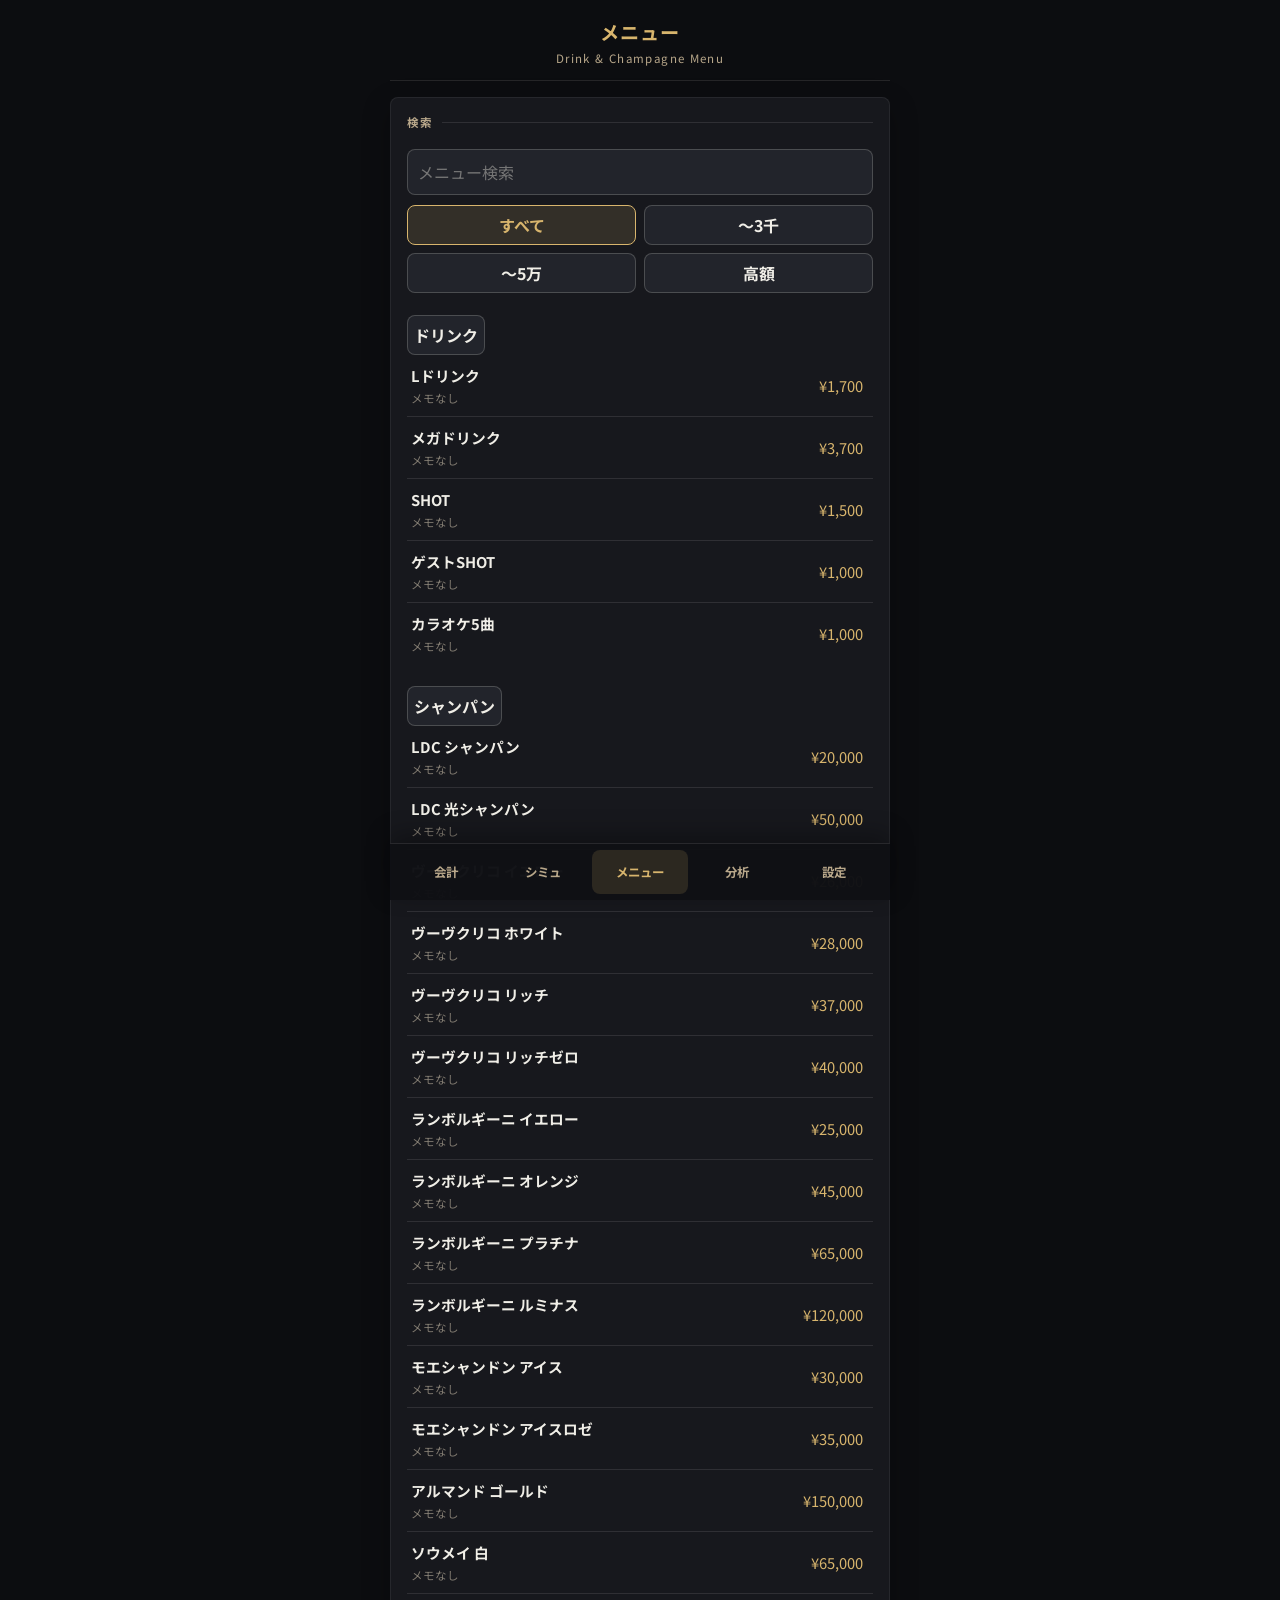
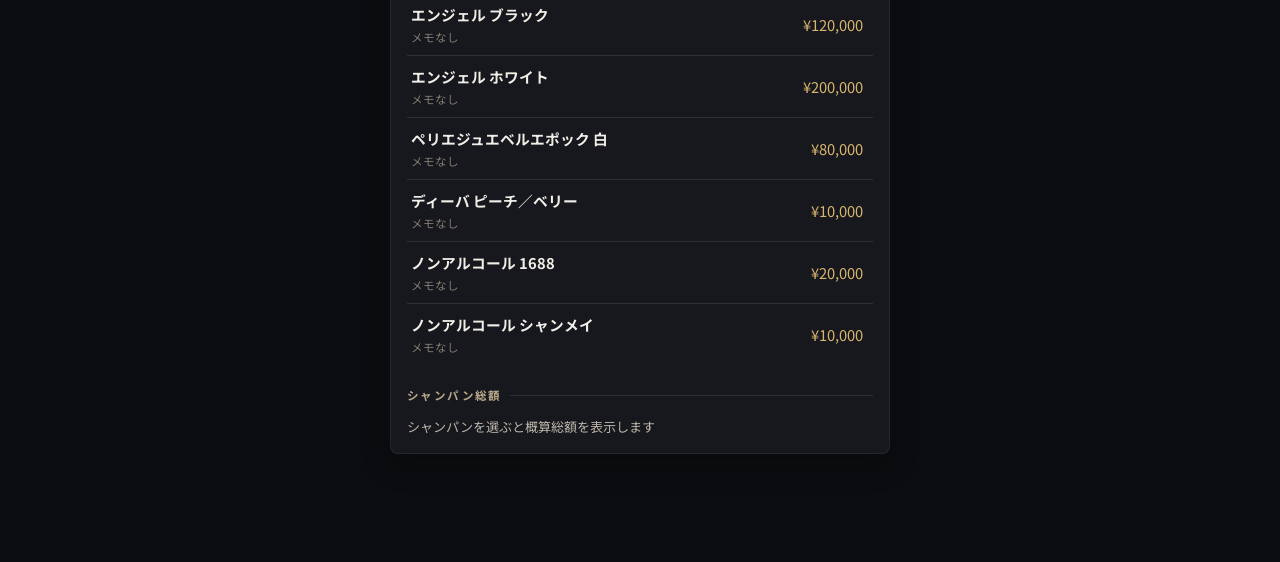
<file: my-accounting-app/menu.html>
<!DOCTYPE html>
<html lang="ja">
<head>
  <meta charset="UTF-8">
  <meta name="viewport" content="width=device-width, initial-scale=1.0, maximum-scale=1.0, user-scalable=no, viewport-fit=cover">
  <title>メニュー画面</title>
  <meta name="apple-mobile-web-app-capable" content="yes">
  <meta name="apple-mobile-web-app-status-bar-style" content="black-translucent">
  <meta name="mobile-web-app-capable" content="yes">
  <link rel="manifest" href="manifest.json">
  <link rel="apple-touch-icon" href="icons/icon-192x192.png">
  <link href="https://fonts.googleapis.com/css2?family=Noto+Sans+JP:wght@400;500;700&display=swap" rel="stylesheet">

  <style>
    * { box-sizing: border-box; }

    body {
      font-family: var(--font);
      margin: 0;
      padding: 0 12px 24px;
      background: var(--bg);
      color: var(--text-1);
      display: flex;
      flex-direction: column;
      align-items: center;
      min-height: 100vh;
    }

    h2 {
      text-align: center;
      margin: 0 0 24px;
      color: var(--primary);
      font-size: 1.25rem;
      letter-spacing: 0.06em;
    }

    .container,
    .menu-content {
      max-width: 500px;
      width: 100%;
      background: var(--surface);
      border-radius: var(--radius);
      box-shadow: 0 1px 4px rgba(0,0,0,0.35);
    }

    .container {
      padding: 24px 16px 18px;
      text-align: center;
      margin: 18px 0 12px;
    }

    .menu-item { margin-bottom: 12px; }
    .menu-item:last-child { margin-bottom: 0; }

    .menu-item a {
      display: block;
      background: var(--primary);
      color: var(--primary-on);
      text-decoration: none;
      padding: 13px 16px;
      border-radius: var(--radius);
      font-size: 0.95rem;
      font-weight: 700;
      transition: opacity 0.2s, transform 0.2s;
    }

    .menu-item a:hover {
      opacity: 0.88;
      transform: translateY(-1px);
    }

    .menu-content {
      padding: 16px;
      margin-top: 0;
    }

    .menu-category { margin-bottom: 22px; }
    .menu-category:last-child { margin-bottom: 0; }

    .menu-category h3 {
      background: var(--surface-hi);
      color: var(--text-1);
      padding: 10px 12px;
      border-radius: var(--radius);
      margin: 0 0 10px;
      font-size: 0.82rem;
      letter-spacing: 0.12em;
      text-align: left;
    }

    .menu-list {
      list-style: none;
      padding: 0;
      margin: 0;
    }

    .menu-list li {
      display: flex;
      justify-content: space-between;
      gap: 12px;
      padding: 10px 4px;
      border-bottom: 1px solid var(--divider);
      font-size: 0.92rem;
    }

    .menu-list li:last-child { border-bottom: none; }

    .menu-item-name {
      font-weight: 700;
      color: var(--text-1);
      flex-grow: 1;
      text-align: left;
    }

    .menu-item-price {
      font-weight: 700;
      color: var(--primary);
      text-align: right;
      white-space: nowrap;
      font-variant-numeric: tabular-nums;
    }

    #updateNotification {
      display: none;
      text-align: center;
      padding: 10px 14px;
      background: rgba(130,170,204,0.1);
      border: 1px solid rgba(130,170,204,0.35);
      color: var(--primary);
      margin-top: 16px;
      margin-bottom: 12px;
      border-radius: var(--radius);
      font-size: 0.82rem;
      width: 100%;
      max-width: 500px;
    }

    #updateNotification button {
      background: var(--primary);
      color: var(--primary-on);
      border: none;
      padding: 6px 12px;
      border-radius: 6px;
      margin-left: 8px;
      cursor: pointer;
      font-weight: 700;
    }

    @media (min-width: 600px) {
      .container, .menu-content { padding: 24px; }
    }
  </style>
  <link rel="stylesheet" href="theme.css?v=2.18">
  <script src="app-core.js?v=2.16"></script>
</head>
<body>
  <div class="container">
    <header>
      <h1>メニュー</h1>
      <div class="subtitle">Drink &amp; Champagne Menu</div>
    </header>

    <div id="updateNotification">
      v2.18 の更新があります <button id="updateButton">今すぐ更新</button>
    </div>

  <div class="menu-content card">
    <div class="menu-category">
      <h3>検索</h3>
      <input id="menu-search" class="filter-input" type="search" placeholder="メニュー検索">
      <div class="price-filter-row" id="price-filter-row" style="margin-top:10px;">
        <button type="button" class="active" data-max="all">すべて</button>
        <button type="button" data-max="3000">〜3千</button>
        <button type="button" data-max="50000">〜5万</button>
        <button type="button" data-max="999999">高額</button>
      </div>
    </div>

    <div class="menu-category" data-category="drinks">
      <button class="category-toggle" type="button" data-toggle="drink-list">ドリンク</button>
      <ul class="menu-list" id="drink-list"></ul>
    </div>

    <div class="menu-category" data-category="champagnes">
      <button class="category-toggle" type="button" data-toggle="champagne-list">シャンパン</button>
      <ul class="menu-list" id="champagne-list"></ul>
    </div>

    <div class="menu-category">
      <h3>シャンパン総額</h3>
      <div class="budget-insight" id="champagne-mini-sim">シャンパンを選ぶと概算総額を表示します</div>
    </div>
  </div>
</div>

  <nav class="bottom-tabs" aria-label="画面切り替え">
    <a class="bottom-tab" href="index.html">会計</a>
    <a class="bottom-tab" href="simulation.html">シミュ</a>
    <button class="bottom-tab tab-current" type="button" disabled>メニュー</button>
    <a class="bottom-tab" href="analytics.html">分析</a>
  <a class="bottom-tab" href="settings.html">設定</a>
  </nav>

  <script>
    const profile = AppCore.getActiveProfile();
    let currentFilter = 'all';

    function yen(n) { return '¥' + Number(n || 0).toLocaleString(); }

    function currentBaseTotal() {
      const session = AppCore.loadSession();
      if (!session) return 0;
      const bill = AppCore.calculateBill(profile, session.timer?.setCount || 0, session.drinkQty || {}, session.customDefs || {}, {});
      return bill.total;
    }

    function passesFilter(item) {
      const query = document.getElementById('menu-search').value.trim().toLowerCase();
      const matchQuery = !query || item.name.toLowerCase().includes(query);
      const max = currentFilter === 'all' ? Infinity : Number(currentFilter);
      const matchPrice = currentFilter === '999999' ? item.price > 50000 : item.price <= max;
      return matchQuery && matchPrice;
    }

    function renderList(listId, items, champagne) {
      const ul = document.getElementById(listId);
      const rows = items.filter(passesFilter);
      ul.innerHTML = rows.length ? rows.map(item => `
        <li data-price="${item.price}" data-name="${item.name}">
          <span>
            <span class="menu-item-name">${item.name}</span>
            <span class="menu-note">${item.note || 'メモなし'}</span>
          </span>
          <button type="button" class="menu-item-price" data-champagne="${champagne ? item.id : ''}">${yen(item.price)}</button>
        </li>
      `).join('') : '<li><span class="menu-item-name">該当なし</span><span class="menu-item-price">—</span></li>';
    }

    function renderMenus() {
      renderList('drink-list', profile.drinks, false);
      renderList('champagne-list', profile.champagnes, true);
    }

    function showChampagneTotal(id) {
      const ch = profile.champagnes.find(item => item.id === id);
      if (!ch) return;
      const base = currentBaseTotal();
      const subtotal = ch.price;
      const service = Math.floor(subtotal * profile.serviceRate);
      const tax = Math.floor((subtotal + service) * profile.taxRate);
      const add = Math.round((subtotal + service + tax) / 100) * 100;
      document.getElementById('champagne-mini-sim').textContent = `${ch.name}を入れると、現在会計から概算 ${yen(base + add)}（追加 ${yen(add)}）`;
    }

    document.addEventListener('DOMContentLoaded', () => {
      renderMenus();
      document.getElementById('menu-search').addEventListener('input', renderMenus);
      document.getElementById('price-filter-row').addEventListener('click', e => {
        const btn = e.target.closest('button[data-max]');
        if (!btn) return;
        currentFilter = btn.dataset.max;
        document.querySelectorAll('#price-filter-row button').forEach(b => b.classList.toggle('active', b === btn));
        renderMenus();
      });
      document.querySelectorAll('.category-toggle').forEach(btn => {
        btn.addEventListener('click', () => {
          const list = document.getElementById(btn.dataset.toggle);
          list.hidden = !list.hidden;
        });
      });
      document.getElementById('champagne-list').addEventListener('click', e => {
        const btn = e.target.closest('[data-champagne]');
        if (btn && btn.dataset.champagne) showChampagneTotal(btn.dataset.champagne);
      });
    });

    // Service Workerの更新通知と処理 (index.htmlと共通)
    let serviceWorkerNewWorker; // Service Workerの新しいインスタンスを保持

    function showUpdateBar() {
      const updateNotification = document.getElementById('updateNotification');
      const updateButton = document.getElementById('updateButton');

      if (updateNotification && updateButton) {
        updateNotification.style.display = 'block';
        updateButton.addEventListener('click', () => {
          if (serviceWorkerNewWorker) {
            serviceWorkerNewWorker.postMessage({ action: 'skipWaiting' }); // Service Workerに更新を指示
          }
        });
      }
    }

    // Service Workerの登録部分にイベントリスナーを追加 (index.htmlと共通)
    if ('serviceWorker' in navigator) {
      window.addEventListener('load', () => {
        navigator.serviceWorker.register('./service-worker.js?v=2.18', { updateViaCache: 'none' })
          .then(reg => {
            console.log('ServiceWorker registration successful with scope: ', reg.scope);
            reg.update();

            reg.addEventListener('updatefound', () => {
              serviceWorkerNewWorker = reg.installing; // 新しいService Workerを保存

              serviceWorkerNewWorker.addEventListener('statechange', () => {
                if (serviceWorkerNewWorker.state === 'installed') {
                  if (navigator.serviceWorker.controller) {
                    showUpdateBar(); // 更新ボタンを表示
                  }
                }
              });
            });
          })
          .catch(err => {
            console.log('ServiceWorker registration failed: ', err);
          });

        // 新しいService Workerがアクティブ化されたらページをリロード
        navigator.serviceWorker.addEventListener('controllerchange', () => {
          window.location.reload();
        });
      });
    }
  </script>
</body>
</html>
</file>
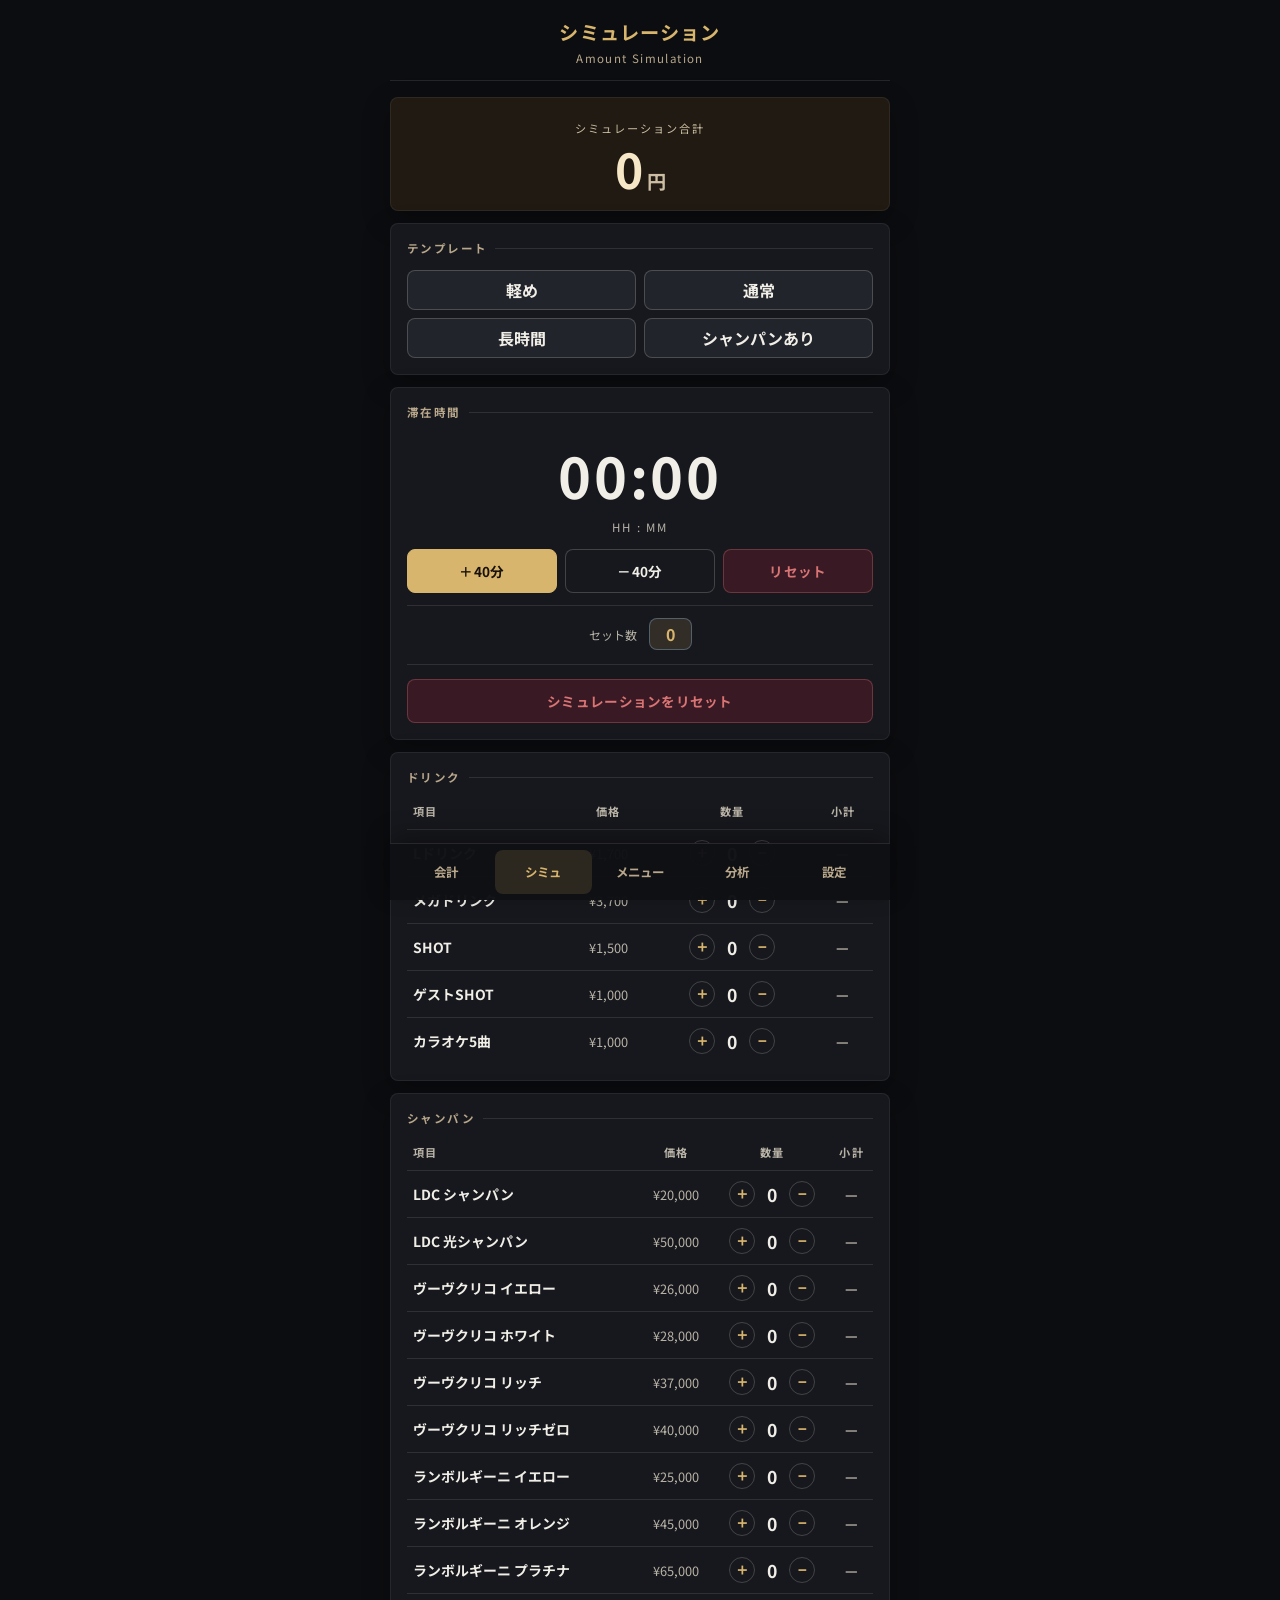
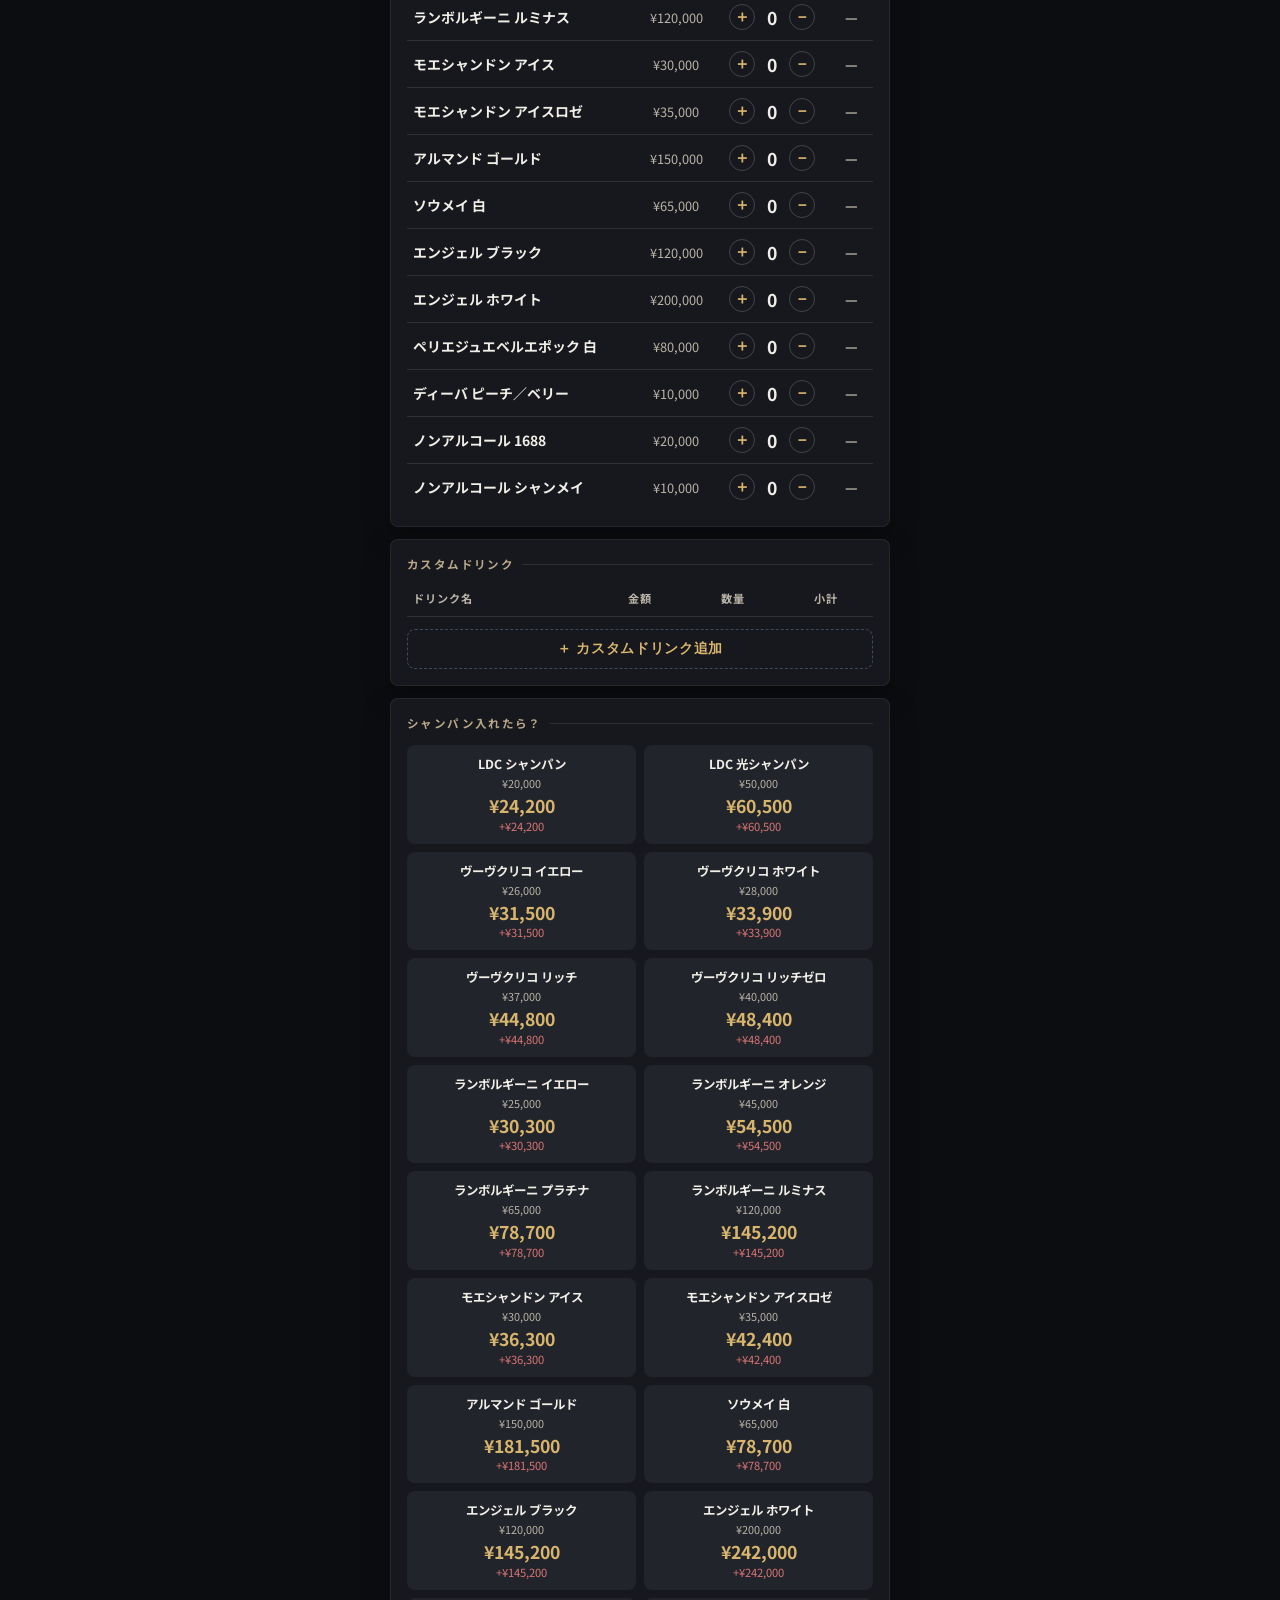
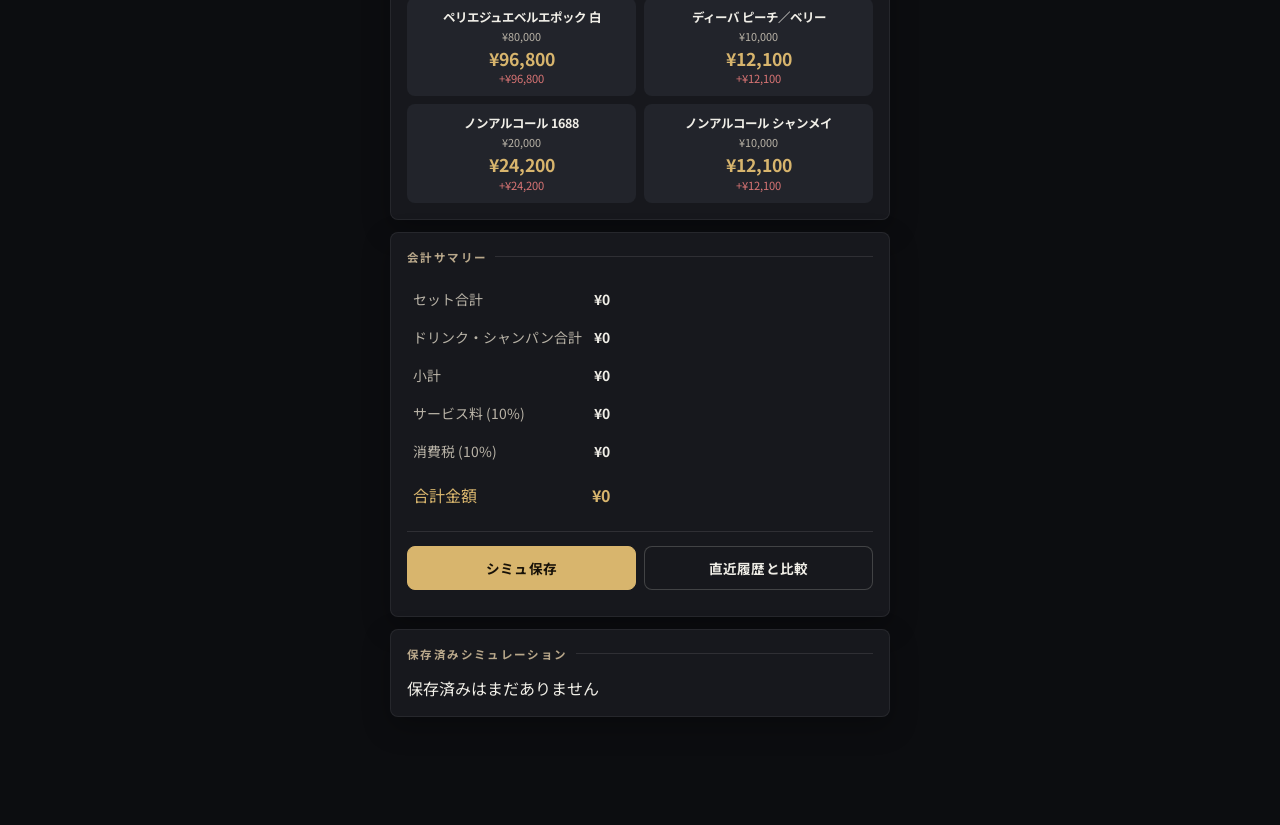
<file: my-accounting-app/simulation.html>
<!DOCTYPE html>
<html lang="ja">
<head>
  <meta charset="UTF-8">
  <meta name="viewport" content="width=device-width, initial-scale=1.0, maximum-scale=1.0, user-scalable=no, viewport-fit=cover">
  <title>金額シミュレーション</title>
  <meta name="apple-mobile-web-app-capable" content="yes">
  <meta name="apple-mobile-web-app-status-bar-style" content="black-translucent">
  <meta name="mobile-web-app-capable" content="yes">
  <link rel="manifest" href="manifest.json">
  <link rel="apple-touch-icon" href="icons/icon-192x192.png">
  <link href="https://fonts.googleapis.com/css2?family=Noto+Sans+JP:wght@400;500;700&display=swap" rel="stylesheet">

  <style>
    * { box-sizing: border-box; margin: 0; padding: 0; }

    body {
      font-family: var(--font);
      background: var(--bg);
      color: var(--text-1);
      min-height: 100vh;
      padding: 0 12px 80px;
    }

    .container { max-width: 500px; margin: auto; }

    header {
      text-align: center;
      padding: 18px 4px 14px;
      border-bottom: 1px solid var(--divider);
      margin-bottom: 16px;
    }
    header h1 {
      font-size: 1.2rem;
      font-weight: 700;
      color: var(--primary);
      letter-spacing: 0.06em;
    }
    header .subtitle {
      font-size: 0.72rem;
      color: var(--text-2);
      letter-spacing: 0.12em;
      margin-top: 4px;
    }

    /* カード */
    .card {
      background: var(--surface);
      border-radius: var(--radius);
      padding: 16px;
      margin-bottom: 12px;
      box-shadow: 0 1px 4px rgba(0,0,0,0.35);
    }
    .card-title {
      font-size: 0.72rem;
      font-weight: 700;
      color: var(--text-2);
      letter-spacing: 0.12em;
      text-transform: uppercase;
      margin-bottom: 14px;
      display: flex;
      align-items: center;
      gap: 8px;
    }
    .card-title::after {
      content: '';
      flex: 1;
      height: 1px;
      background: var(--divider);
    }

    /* 合計金額表示 */
    #sim-total-card {
      background: var(--primary-cont);
      text-align: center;
      padding: 22px 16px 18px;
    }
    #sim-total-label {
      font-size: 0.7rem;
      letter-spacing: 0.18em;
      color: var(--primary-txt);
      opacity: 0.8;
      text-transform: uppercase;
      margin-bottom: 8px;
    }
    #simulation_grand_total {
      font-size: 3rem;
      font-weight: 700;
      color: var(--primary-txt);
      line-height: 1;
      font-variant-numeric: tabular-nums;
    }
    #simulation_grand_total span { font-size: 1.2rem; margin-left: 4px; opacity: 0.8; }

    /* 滞在時間コントロール */
    .time-display {
      font-size: 3.5rem;
      font-weight: 700;
      color: var(--text-1);
      text-align: center;
      letter-spacing: 0.05em;
      margin-bottom: 14px;
      font-variant-numeric: tabular-nums;
    }
    .time-sub {
      font-size: 0.72rem;
      color: var(--text-2);
      text-align: center;
      margin-top: -10px;
      margin-bottom: 14px;
      letter-spacing: 0.15em;
    }
    .time-control-buttons {
      display: grid;
      grid-template-columns: 1fr 1fr 1fr;
      gap: 8px;
    }
    .btn {
      padding: 11px 8px;
      border: 1px solid var(--outline);
      border-radius: var(--radius);
      font-family: var(--font);
      font-size: 0.85rem;
      font-weight: 700;
      cursor: pointer;
      transition: all 0.2s;
      letter-spacing: 0.02em;
    }
    .btn-primary { background: var(--primary); color: var(--primary-on); border-color: var(--primary); }
    .btn-primary:hover { opacity: 0.88; }
    .btn-ghost { background: transparent; color: var(--text-1); }
    .btn-ghost:hover { background: var(--primary-dim); border-color: rgba(130,170,204,0.35); }
    .btn-danger { background: transparent; color: var(--error); border-color: rgba(242,139,130,0.4); }
    .btn-danger:hover { background: rgba(242,139,130,0.12); }

    /* セット数表示バッジ */
    .set-info {
      display: flex;
      align-items: center;
      justify-content: center;
      gap: 12px;
      margin-top: 12px;
      padding-top: 12px;
      border-top: 1px solid var(--divider);
    }
    .set-info-label { font-size: 0.75rem; color: var(--text-2); }
    .set-badge {
      display: inline-block;
      background: var(--primary-dim);
      border: 1px solid rgba(130,170,204,0.4);
      color: var(--primary);
      border-radius: var(--radius);
      padding: 3px 16px;
      font-size: 1rem;
      font-weight: 700;
    }

    /* ドリンクテーブル */
    .drink-table { width: 100%; border-collapse: collapse; }
    .drink-table thead th {
      font-size: 0.7rem;
      font-weight: 700;
      color: var(--text-2);
      text-transform: uppercase;
      letter-spacing: 0.1em;
      padding: 4px 6px 10px;
      text-align: center;
      border-bottom: 1px solid var(--divider);
    }
    .drink-table thead th:first-child { text-align: left; }
    .drink-table tbody tr {
      border-bottom: 1px solid var(--divider);
      transition: background 0.15s;
    }
    .drink-table tbody tr:hover { background: rgba(255,255,255,0.04); }
    .drink-table tbody tr:last-child { border-bottom: none; }
    .drink-table td {
      padding: 10px 6px;
      font-size: 0.87rem;
      text-align: center;
      vertical-align: middle;
    }
    .drink-table td:first-child { text-align: left; font-weight: 700; }
    .drink-table .price-col { color: var(--text-2); font-size: 0.8rem; }
    .drink-table .total-col { color: var(--primary); font-weight: 700; font-size: 0.87rem; }
    .drink-table .total-col.zero { color: var(--text-2); }

    /* 数量コントロール */
    .qty-control {
      display: flex;
      align-items: center;
      justify-content: center;
      gap: 6px;
    }
    .qty-btn {
      width: 26px;
      height: 26px;
      border-radius: 50%;
      border: 1px solid var(--outline);
      background: transparent;
      color: var(--primary);
      font-size: 1rem;
      font-weight: 700;
      cursor: pointer;
      display: flex;
      align-items: center;
      justify-content: center;
      transition: all 0.15s;
      flex-shrink: 0;
    }
    .qty-btn:hover { background: var(--primary-dim); border-color: var(--primary); }
    .qty-val {
      font-size: 1.1rem;
      font-weight: 700;
      min-width: 22px;
      text-align: center;
      font-variant-numeric: tabular-nums;
    }

    /* カスタムドリンク入力 */
    .custom-input {
      background: var(--surface-hi);
      border: 1px solid var(--outline);
      border-radius: 6px;
      padding: 5px 8px;
      color: var(--text-1);
      font-family: var(--font);
      font-size: 0.82rem;
      outline: none;
    }
    .custom-input:focus { border-color: var(--primary); }
    .custom-input.name-input { width: 100%; display: block; margin-bottom: 4px; }
    .custom-input.price-input { width: 70px; text-align: right; }

    .add-custom-btn {
      width: 100%;
      padding: 10px;
      margin-top: 12px;
      background: transparent;
      border: 1px dashed rgba(130,170,204,0.35);
      border-radius: var(--radius);
      color: var(--primary);
      font-size: 0.85rem;
      font-weight: 700;
      cursor: pointer;
      letter-spacing: 0.05em;
      transition: all 0.2s;
    }
    .add-custom-btn:hover { background: var(--primary-dim); border-style: solid; }

    /* シャンパンシミュ */
    .champ-sim-grid { display: grid; grid-template-columns: 1fr 1fr; gap: 8px; }
    .champ-sim-item { background: var(--surface-hi); border-radius: var(--radius); padding: 10px; text-align: center; transition: background 0.2s; }
    .champ-sim-item:hover { background: rgba(255,255,255,0.08); }
    .champ-sim-name { font-size: 0.78rem; font-weight: 700; margin-bottom: 2px; white-space: nowrap; overflow: hidden; text-overflow: ellipsis; }
    .champ-sim-price { font-size: 0.68rem; color: var(--text-2); margin-bottom: 6px; }
    .champ-sim-total { font-size: 1.1rem; font-weight: 700; color: var(--primary); line-height: 1; }
    .champ-sim-diff { font-size: 0.7rem; color: var(--error); margin-top: 3px; }
    @media (max-width: 380px) { .champ-sim-grid { grid-template-columns: 1fr; } }

    /* サマリーテーブル */
    .summary-table tr { border-bottom: 1px solid var(--divider); }
    .summary-table tr:last-child { border-bottom: none; }
    .summary-table td { padding: 8px 4px; font-size: 0.87rem; }
    .summary-table td:first-child { color: var(--text-2); }
    .summary-table td:last-child { text-align: right; font-weight: 700; }
    .summary-table .total-row td { padding-top: 12px; font-size: 1rem; color: var(--primary); }

    /* PWA更新通知 */
    #updateNotification {
      display: none;
      background: rgba(130,170,204,0.1);
      border: 1px solid rgba(130,170,204,0.35);
      border-radius: var(--radius);
      padding: 10px 14px;
      text-align: center;
      font-size: 0.82rem;
      color: var(--primary);
      margin-bottom: 14px;
    }
    #updateButton {
      background: var(--primary);
      color: var(--primary-on);
      border: none;
      padding: 5px 12px;
      border-radius: 5px;
      margin-left: 8px;
      cursor: pointer;
      font-size: 0.8rem;
      font-weight: 700;
    }
  </style>
  <link rel="stylesheet" href="theme.css?v=2.18">
  <script src="app-core.js?v=2.16"></script>
</head>
<body>
<div class="container">
  <header>
    <h1>シミュレーション</h1>
    <div class="subtitle">Amount Simulation</div>
  </header>

  <div id="updateNotification">
    v2.18 の更新があります <button id="updateButton">今すぐ更新</button>
  </div>

  <!-- 合計金額 -->
  <div class="card" id="sim-total-card">
    <div id="sim-total-label">シミュレーション合計</div>
    <div id="simulation_grand_total">0<span>円</span></div>
  </div>

  <div class="card">
    <div class="card-title">テンプレート</div>
    <div class="template-grid">
      <button type="button" data-template="light">軽め</button>
      <button type="button" data-template="normal">通常</button>
      <button type="button" data-template="long">長時間</button>
      <button type="button" data-template="champagne">シャンパンあり</button>
    </div>
  </div>

  <!-- 滞在時間 -->
  <div class="card">
    <div class="card-title">滞在時間</div>
    <div class="time-display" id="simulated_time_display">00:00</div>
    <div class="time-sub">HH : MM</div>
    <div class="time-control-buttons">
      <button class="btn btn-primary" id="add_40_min_button">＋40分</button>
      <button class="btn btn-ghost" id="subtract_40_min_button">－40分</button>
      <button class="btn btn-danger" id="reset_time_button">リセット</button>
    </div>
    <div class="set-info">
      <span class="set-info-label">セット数</span>
      <span class="set-badge" id="sim_set_count">0</span>
    </div>
    <div class="card-actions">
      <button class="btn btn-danger" id="resetSimulationButton">シミュレーションをリセット</button>
    </div>
  </div>

  <!-- ドリンク -->
  <div class="card">
    <div class="card-title">ドリンク</div>
    <table class="drink-table" id="simulationDrinkTable">
      <thead>
        <tr>
          <th>項目</th>
          <th>価格</th>
          <th>数量</th>
          <th>小計</th>
        </tr>
      </thead>
      <tbody>
        <tr>
          <td>Lドリンク</td>
          <td class="price-col" data-price="1700">¥1,700</td>
          <td><div class="qty-control"><button class="qty-btn" data-item="ldrink" data-delta="1">＋</button><span class="qty-val" id="ldrink_qty">0</span><button class="qty-btn" data-item="ldrink" data-delta="-1">－</button></div></td>
          <td class="total-col zero" id="ldrink_total">—</td>
        </tr>
        <tr>
          <td>メガドリンク</td>
          <td class="price-col" data-price="3700">¥3,700</td>
          <td><div class="qty-control"><button class="qty-btn" data-item="megadrink" data-delta="1">＋</button><span class="qty-val" id="megadrink_qty">0</span><button class="qty-btn" data-item="megadrink" data-delta="-1">－</button></div></td>
          <td class="total-col zero" id="megadrink_total">—</td>
        </tr>
        <tr>
          <td>SHOT</td>
          <td class="price-col" data-price="1500">¥1,500</td>
          <td><div class="qty-control"><button class="qty-btn" data-item="shot" data-delta="1">＋</button><span class="qty-val" id="shot_qty">0</span><button class="qty-btn" data-item="shot" data-delta="-1">－</button></div></td>
          <td class="total-col zero" id="shot_total">—</td>
        </tr>
        <tr>
          <td>ゲストSHOT</td>
          <td class="price-col" data-price="1000">¥1,000</td>
          <td><div class="qty-control"><button class="qty-btn" data-item="guestshot" data-delta="1">＋</button><span class="qty-val" id="guestshot_qty">0</span><button class="qty-btn" data-item="guestshot" data-delta="-1">－</button></div></td>
          <td class="total-col zero" id="guestshot_total">—</td>
        </tr>
        <tr>
          <td>カラオケ5曲</td>
          <td class="price-col" data-price="1000">¥1,000</td>
          <td><div class="qty-control"><button class="qty-btn" data-item="karaoke" data-delta="1">＋</button><span class="qty-val" id="karaoke_qty">0</span><button class="qty-btn" data-item="karaoke" data-delta="-1">－</button></div></td>
          <td class="total-col zero" id="karaoke_total">—</td>
        </tr>
      </tbody>
    </table>
  </div>

  <!-- シャンパン -->
  <div class="card">
    <div class="card-title">シャンパン</div>
    <table class="drink-table" id="simulationChampagneTable">
      <thead>
        <tr>
          <th>項目</th>
          <th>価格</th>
          <th>数量</th>
          <th>小計</th>
        </tr>
      </thead>
      <tbody id="champagne_table_body"></tbody>
    </table>
  </div>

  <!-- カスタムドリンク -->
  <div class="card">
    <div class="card-title">カスタムドリンク</div>
    <table class="drink-table" id="addMoreSimDrink">
      <thead>
        <tr>
          <th>ドリンク名</th>
          <th>金額</th>
          <th>数量</th>
          <th>小計</th>
        </tr>
      </thead>
      <tbody id="newSimDrinkRows"></tbody>
    </table>
    <button class="add-custom-btn" id="addNewSimDrinkRowButton">＋ カスタムドリンク追加</button>
  </div>

  <!-- シャンパン入れたら？ -->
  <div class="card">
    <div class="card-title">シャンパン入れたら？</div>
    <div class="champ-sim-grid" id="champ-sim-grid"></div>
  </div>

  <!-- 会計サマリー -->
  <div class="card">
    <div class="card-title">会計サマリー</div>
    <table class="summary-table">
      <tr><td>セット合計</td><td id="sim_set_sum">¥0</td></tr>
      <tr><td>ドリンク・シャンパン合計</td><td id="sim_drink_sum">¥0</td></tr>
      <tr><td>小計</td><td id="sim_subtotal_summary">¥0</td></tr>
      <tr><td>サービス料 (10%)</td><td id="sim_service">¥0</td></tr>
      <tr><td>消費税 (10%)</td><td id="sim_tax">¥0</td></tr>
      <tr class="total-row"><td>合計金額</td><td id="sim_grand_total_summary">¥0</td></tr>
    </table>
    <div class="card-actions">
      <button class="btn btn-save" id="saveSimulationButton">シミュ保存</button>
      <button class="btn btn-ghost" id="compareHistoryButton">直近履歴と比較</button>
    </div>
    <div class="budget-insight" id="sim-compare-result"></div>
  </div>

  <div class="card">
    <div class="card-title">保存済みシミュレーション</div>
    <div id="saved-simulation-list"><div class="history-empty">保存済みはまだありません</div></div>
  </div>
</div>

<nav class="bottom-tabs" aria-label="画面切り替え">
  <a class="bottom-tab" href="index.html">会計</a>
  <button class="bottom-tab tab-current" type="button" disabled>シミュ</button>
  <a class="bottom-tab" href="menu.html">メニュー</a>
  <a class="bottom-tab" href="analytics.html">分析</a>
  <a class="bottom-tab" href="settings.html">設定</a>
</nav>

<div class="sheet-backdrop" id="confirm-sheet" aria-hidden="true">
  <div class="confirm-sheet-panel">
    <div class="confirm-title" id="confirm-title">確認</div>
    <div class="confirm-message" id="confirm-message">実行しますか？</div>
    <div class="confirm-actions">
      <button type="button" class="btn btn-ghost" id="confirm-cancel">キャンセル</button>
      <button type="button" class="btn btn-danger" id="confirm-ok">実行</button>
    </div>
  </div>
</div>

<script>
(function() {
  const MAX_NEW_DRINKS = 5;

  const $ = id => document.getElementById(id);
  const activeProfile = AppCore.getActiveProfile();
  const SET_DURATION_MINUTES = activeProfile.setMinutes || 40;
  const champagnes = activeProfile.champagnes;

  const prices = {};
  const quantities = {};
  activeProfile.drinks.forEach(d => { prices[d.id] = d.price; quantities[d.id] = 0; });
  const champagneQuantities = {};
  champagnes.forEach(ch => { champagneQuantities[ch.id] = 0; });

  let simulatedTotalMinutes = 0;
  let newDrinkCount = 0;
  let newDrinkIds = [];
  let serviceWorkerNewWorker;
  let pendingConfirm = null;
  let lastTotal = 0;

  function fmt(num) { return num > 0 ? '¥' + num.toLocaleString() : '—'; }
  function fmtPlain(num) { return '¥' + num.toLocaleString(); }

  function formatMinutes(m) {
    const h = Math.floor(m / 60);
    const min = m % 60;
    return `${String(h).padStart(2,'0')}:${String(min).padStart(2,'0')}`;
  }

  function updateItemDisplay(item) {
    const qEl = $(`${item}_qty`);
    const tEl = $(`${item}_total`);
    if (qEl) qEl.textContent = quantities[item];
    if (tEl) {
      const total = (prices[item] || 0) * (quantities[item] || 0);
      tEl.textContent = fmt(total);
      tEl.classList.toggle('zero', total === 0);
    }
  }

  function updateChampagneDisplay(id) {
    const qEl = $(`champagne-qty-${id}`);
    const tEl = $(`champagne-total-${id}`);
    const ch = champagnes.find(c => c.id === id);
    if (!ch) return;
    const qty = champagneQuantities[id] || 0;
    const total = ch.price * qty;
    if (qEl) qEl.textContent = qty;
    if (tEl) {
      tEl.textContent = fmt(total);
      tEl.classList.toggle('zero', total === 0);
    }
  }

  function adjustQuantity(item, delta) {
    quantities[item] = Math.max(0, (quantities[item] || 0) + delta);
    updateItemDisplay(item);
    calculateSimulationTotal();
  }

  function adjustChampagneQuantity(item, delta) {
    champagneQuantities[item] = Math.max(0, champagneQuantities[item] + delta);
    updateChampagneDisplay(item);
    calculateSimulationTotal();
  }

  function calculateSimulationTotal() {
    let setTotal = 0;
    if (simulatedTotalMinutes > 0) {
      const sets = Math.ceil(simulatedTotalMinutes / SET_DURATION_MINUTES);
      setTotal = activeProfile.firstSetPrice + Math.max(0, sets - 1) * activeProfile.extensionSetPrice;
      $('sim_set_count').textContent = sets;
    } else {
      $('sim_set_count').textContent = 0;
    }

    let drinkTotal = 0;
    Object.keys(quantities).forEach(k => { drinkTotal += (prices[k] || 0) * (quantities[k] || 0); });
    champagnes.forEach(ch => { drinkTotal += ch.price * (champagneQuantities[ch.id] || 0); });
    newDrinkIds.forEach(id => { drinkTotal += (prices[id] || 0) * (quantities[id] || 0); });

    const subtotal = setTotal + drinkTotal;
    const service = Math.floor(subtotal * activeProfile.serviceRate);
    const subtotalWithService = subtotal + service;
    const tax = Math.floor(subtotalWithService * activeProfile.taxRate);
    const finalTotal = Math.round((subtotalWithService + tax) / 100) * 100;
    lastTotal = finalTotal;

    $('simulated_time_display').textContent = formatMinutes(simulatedTotalMinutes);
    $('simulation_grand_total').innerHTML = `${finalTotal.toLocaleString()}<span>円</span>`;
    $('sim_set_sum').textContent = fmtPlain(setTotal);
    $('sim_drink_sum').textContent = fmtPlain(drinkTotal);
    $('sim_subtotal_summary').textContent = fmtPlain(subtotal);
    $('sim_service').textContent = fmtPlain(service);
    $('sim_tax').textContent = fmtPlain(tax);
    $('sim_grand_total_summary').textContent = fmtPlain(finalTotal);

    updateChampSim(subtotal, finalTotal);
    return { total: finalTotal, setTotal, drinkTotal, subtotal, service, tax };
  }

  function buildChampSim() {
    const grid = $('champ-sim-grid');
    grid.innerHTML = '';
    champagnes.forEach(ch => {
      const el = document.createElement('div');
      el.className = 'champ-sim-item';
      el.innerHTML = `
        <div class="champ-sim-name" title="${ch.name}">${ch.name}</div>
        <div class="champ-sim-price">¥${ch.price.toLocaleString()}</div>
        <div class="champ-sim-total" id="csim-total-${ch.id}">—</div>
        <div class="champ-sim-diff"  id="csim-diff-${ch.id}"></div>
      `;
      grid.appendChild(el);
    });
  }

  function updateChampSim(currentSubtotal, currentFinalTotal) {
    champagnes.forEach(ch => {
      const newSub   = currentSubtotal + ch.price;
      const newSvc   = Math.floor(newSub * activeProfile.serviceRate);
      const newTax   = Math.floor((newSub + newSvc) * activeProfile.taxRate);
      const newTotal = Math.round((newSub + newSvc + newTax) / 100) * 100;
      const diff     = newTotal - currentFinalTotal;
      const tEl = $(`csim-total-${ch.id}`);
      const dEl = $(`csim-diff-${ch.id}`);
      if (tEl) tEl.textContent = `¥${newTotal.toLocaleString()}`;
      if (dEl) dEl.textContent = `+¥${diff.toLocaleString()}`;
    });
  }

  function renderChampagneTable() {
    const tbody = $('champagne_table_body');
    tbody.innerHTML = '';
    champagnes.forEach(ch => {
      const tr = document.createElement('tr');
      tr.innerHTML = `
        <td>${ch.name}</td>
        <td class="price-col">¥${ch.price.toLocaleString()}</td>
        <td>
          <div class="qty-control">
            <button class="qty-btn" data-item="${ch.id}" data-type="champagne" data-delta="1">＋</button>
            <span class="qty-val" id="champagne-qty-${ch.id}">0</span>
            <button class="qty-btn" data-item="${ch.id}" data-type="champagne" data-delta="-1">－</button>
          </div>
        </td>
        <td class="total-col zero" id="champagne-total-${ch.id}">—</td>
      `;
      tbody.appendChild(tr);
    });
  }

  function addNewSimDrinkRow() {
    if (newDrinkCount >= MAX_NEW_DRINKS) {
      alert(`カスタムドリンクは${MAX_NEW_DRINKS}個までです`);
      return;
    }
    newDrinkCount++;
    const id = `sim_newdrink${newDrinkCount}`;
    newDrinkIds.push(id);
    prices[id] = 0;
    quantities[id] = 0;

    const tbody = $('newSimDrinkRows');
    const tr = document.createElement('tr');
    tr.dataset.rowId = id;
    tr.innerHTML = `
      <td><input type="text" class="custom-input name-input" id="${id}_name" placeholder="ドリンク名"></td>
      <td><input type="number" class="custom-input price-input" id="${id}_price" placeholder="金額" min="0"></td>
      <td>
        <div class="qty-control">
          <button class="qty-btn" data-item="${id}" data-delta="1">＋</button>
          <span class="qty-val" id="${id}_qty">0</span>
          <button class="qty-btn" data-item="${id}" data-delta="-1">－</button>
        </div>
      </td>
      <td class="total-col zero" id="${id}_total">—</td>
    `;
    tbody.appendChild(tr);

    $(`${id}_price`).addEventListener('input', () => {
      prices[id] = parseInt($(`${id}_price`).value) || 0;
      updateItemDisplay(id);
      calculateSimulationTotal();
    });
    tr.querySelectorAll('.qty-btn').forEach(btn => {
      btn.addEventListener('click', e => {
        const it = e.target.dataset.item;
        const d = parseInt(e.target.dataset.delta);
        quantities[it] = Math.max(0, (quantities[it] || 0) + d);
        updateItemDisplay(it);
        calculateSimulationTotal();
      });
    });
  }

  function resetSimulation() {
    showConfirm('シミュレーションリセット', '時間、数量、カスタムドリンクをリセットします。', () => {
      simulatedTotalMinutes = 0;
      Object.keys(quantities).forEach(k => { quantities[k] = 0; updateItemDisplay(k); });
      champagnes.forEach(ch => { champagneQuantities[ch.id] = 0; updateChampagneDisplay(ch.id); });
      newDrinkIds.forEach(id => { delete prices[id]; delete quantities[id]; });
      newDrinkIds = [];
      newDrinkCount = 0;
      $('newSimDrinkRows').innerHTML = '';
      buildChampSim();
      calculateSimulationTotal();
    });
  }

  function showConfirm(title, message, onOk) {
    pendingConfirm = onOk;
    $('confirm-title').textContent = title;
    $('confirm-message').textContent = message;
    $('confirm-sheet').classList.add('show');
    $('confirm-sheet').setAttribute('aria-hidden', 'false');
  }

  function hideConfirm() {
    pendingConfirm = null;
    $('confirm-sheet').classList.remove('show');
    $('confirm-sheet').setAttribute('aria-hidden', 'true');
  }

  function updateBaseDrinkRows() {
    activeProfile.drinks.forEach(d => {
      const priceCell = document.querySelector(`[data-price][id="${d.id}_price"]`) || document.querySelector(`#${d.id}_total`)?.closest('tr')?.querySelector('.price-col');
      const row = document.querySelector(`#${d.id}_qty`)?.closest('tr');
      if (row) row.cells[0].textContent = d.name;
      if (priceCell) priceCell.textContent = `¥${d.price.toLocaleString()}`;
    });
  }

  function applyTemplate(name) {
    resetQuantitiesOnly();
    const firstChamp = champagnes[0];
    const templates = {
      light: { minutes: SET_DURATION_MINUTES, drinks: { ldrink: 1 } },
      normal: { minutes: SET_DURATION_MINUTES * 2, drinks: { ldrink: 2, shot: 1 } },
      long: { minutes: SET_DURATION_MINUTES * 4, drinks: { ldrink: 3, megadrink: 1, shot: 2 } },
      champagne: { minutes: SET_DURATION_MINUTES * 3, drinks: { ldrink: 2 }, champagne: firstChamp ? { [firstChamp.id]: 1 } : {} },
    };
    const tpl = templates[name];
    if (!tpl) return;
    simulatedTotalMinutes = tpl.minutes;
    Object.keys(tpl.drinks || {}).forEach(id => { if (id in quantities) quantities[id] = tpl.drinks[id]; });
    Object.keys(tpl.champagne || {}).forEach(id => { if (id in champagneQuantities) champagneQuantities[id] = tpl.champagne[id]; });
    Object.keys(quantities).forEach(updateItemDisplay);
    champagnes.forEach(ch => updateChampagneDisplay(ch.id));
    calculateSimulationTotal();
  }

  function resetQuantitiesOnly() {
    Object.keys(quantities).forEach(k => { quantities[k] = 0; updateItemDisplay(k); });
    Object.keys(champagneQuantities).forEach(k => { champagneQuantities[k] = 0; updateChampagneDisplay(k); });
  }

  function saveSimulation() {
    const bill = calculateSimulationTotal();
    const saved = AppCore.read(AppCore.KEYS.simulations, []);
    saved.push({
      id: `sim_${Date.now()}`,
      timestamp: Date.now(),
      profileSnapshot: AppCore.snapshotProfile(activeProfile),
      minutes: simulatedTotalMinutes,
      quantities: AppCore.clone(quantities),
      champagneQuantities: AppCore.clone(champagneQuantities),
      total: bill.total,
    });
    AppCore.write(AppCore.KEYS.simulations, saved.slice(-30));
    renderSavedSimulations();
  }

  function renderSavedSimulations() {
    const saved = AppCore.read(AppCore.KEYS.simulations, []);
    const list = $('saved-simulation-list');
    if (!saved.length) {
      list.innerHTML = '<div class="history-empty">保存済みはまだありません</div>';
      return;
    }
    list.innerHTML = saved.slice().reverse().map(s => {
      const d = new Date(s.timestamp).toLocaleString('ja-JP');
      return `<div class="history-item"><div class="history-item-header"><div class="history-item-date">${d}</div><div class="history-item-total">¥${s.total.toLocaleString()}</div></div><div class="history-item-detail">${s.profileSnapshot?.name || ''} / ${formatMinutes(s.minutes)}</div></div>`;
    }).join('');
  }

  function compareLatestHistory() {
    const hist = AppCore.migrateHistory();
    if (!hist.length) {
      $('sim-compare-result').textContent = '比較できる会計履歴がありません';
      return;
    }
    const last = hist[hist.length - 1];
    const diff = lastTotal - (last.actualTotal || last.total);
    $('sim-compare-result').textContent = `直近実会計との差額: ${diff === 0 ? '±0' : (diff > 0 ? '+' : '') + '¥' + diff.toLocaleString()}`;
  }

  function applyHistorySeed() {
    const seed = AppCore.read('simulation_seed', null);
    if (!seed) return;
    simulatedTotalMinutes = (seed.sets || 0) * SET_DURATION_MINUTES;
    Object.assign(quantities, seed.session?.drinkQty || {});
    Object.keys(quantities).forEach(updateItemDisplay);
    localStorage.removeItem('simulation_seed');
  }

  function showUpdateBar() {
    const n = $('updateNotification');
    if (n) n.style.display = 'block';
    const btn = $('updateButton');
    if (btn) btn.addEventListener('click', () => {
      if (serviceWorkerNewWorker) serviceWorkerNewWorker.postMessage({ action: 'skipWaiting' });
    });
  }

  document.addEventListener('DOMContentLoaded', () => {
    updateBaseDrinkRows();
    renderChampagneTable();
    buildChampSim();
    applyHistorySeed();
    calculateSimulationTotal();
    renderSavedSimulations();

    $('add_40_min_button').addEventListener('click', () => { simulatedTotalMinutes += SET_DURATION_MINUTES; calculateSimulationTotal(); });
    $('subtract_40_min_button').addEventListener('click', () => { simulatedTotalMinutes = Math.max(0, simulatedTotalMinutes - SET_DURATION_MINUTES); calculateSimulationTotal(); });
    $('reset_time_button').addEventListener('click', () => { simulatedTotalMinutes = 0; calculateSimulationTotal(); });
    $('resetSimulationButton').addEventListener('click', resetSimulation);
    $('addNewSimDrinkRowButton').addEventListener('click', addNewSimDrinkRow);
    $('saveSimulationButton').addEventListener('click', saveSimulation);
    $('compareHistoryButton').addEventListener('click', compareLatestHistory);
    $('confirm-cancel').addEventListener('click', hideConfirm);
    $('confirm-ok').addEventListener('click', () => {
      const fn = pendingConfirm;
      hideConfirm();
      if (fn) fn();
    });
    $('confirm-sheet').addEventListener('click', e => { if (e.target.id === 'confirm-sheet') hideConfirm(); });
    document.querySelectorAll('[data-template]').forEach(btn => {
      btn.addEventListener('click', () => applyTemplate(btn.dataset.template));
    });

    // イベント委譲
    $('simulationDrinkTable').addEventListener('click', e => {
      const btn = e.target.closest('.qty-btn[data-item]');
      if (btn && !btn.dataset.type) adjustQuantity(btn.dataset.item, parseInt(btn.dataset.delta));
    });
    $('simulationChampagneTable').addEventListener('click', e => {
      const btn = e.target.closest('.qty-btn[data-type="champagne"]');
      if (btn) adjustChampagneQuantity(btn.dataset.item, parseInt(btn.dataset.delta));
    });

    document.addEventListener('touchend', e => { if (e.detail > 1) e.preventDefault(); }, { passive: false });

    if ('serviceWorker' in navigator) {
      window.addEventListener('load', () => {
        navigator.serviceWorker.register('./service-worker.js?v=2.18', { updateViaCache: 'none' })
          .then(reg => {
            reg.update();
            reg.addEventListener('updatefound', () => {
              serviceWorkerNewWorker = reg.installing;
              serviceWorkerNewWorker.addEventListener('statechange', () => {
                if (serviceWorkerNewWorker.state === 'installed' && navigator.serviceWorker.controller) showUpdateBar();
              });
            });
          }).catch(e => console.log('SW error:', e));
        navigator.serviceWorker.addEventListener('controllerchange', () => window.location.reload());
      });
    }
  });
})();
</script>
</body>
</html>
</file>
<file: styles.css>
:root {
  color-scheme: light;
  --bg: #edf5ff;
  --bg-strong: #dbeafe;
  --surface: #ffffff;
  --surface-blue: #f4f8ff;
  --text: #161616;
  --muted: #525252;
  --subtle: #6f6f6f;
  --line: #d0e2ff;
  --line-strong: #8ab6ff;
  --blue: #0f62fe;
  --blue-hover: #0043ce;
  --blue-soft: #e0edff;
  --cyan: #0072c3;
  --green: #198038;
  --yellow: #b28600;
  --code: #262626;
}

* {
  box-sizing: border-box;
}

body {
  margin: 0;
  background: var(--bg);
  color: var(--text);
  font-family: "IBM Plex Sans", "Helvetica Neue", Arial, system-ui, sans-serif;
  line-height: 1.6;
}

a {
  color: var(--blue);
  text-decoration-thickness: 1px;
  text-underline-offset: 0.18em;
}

h1,
h2,
h3,
h4,
p {
  margin: 0;
}

.shell {
  display: grid;
  min-height: 100vh;
  grid-template-columns: 272px minmax(0, 1fr);
}

.side {
  position: sticky;
  top: 0;
  height: 100vh;
  border-right: 1px solid var(--line);
  background: #ffffff;
  padding: 24px 20px;
}

.identity {
  border-bottom: 1px solid var(--line);
  padding-bottom: 24px;
}

.brand-mark {
  display: grid;
  width: 48px;
  height: 48px;
  place-items: center;
  margin-bottom: 18px;
  background: var(--blue);
  color: #ffffff;
  font-weight: 700;
}

.identity h1 {
  font-size: 1.5rem;
  line-height: 1.2;
  letter-spacing: 0;
}

.identity p {
  margin-top: 8px;
  color: var(--muted);
  font-size: 0.92rem;
}

.nav {
  display: grid;
  gap: 2px;
  margin-top: 24px;
}

.nav a {
  display: flex;
  min-height: 40px;
  align-items: center;
  border-left: 3px solid transparent;
  padding: 0 12px;
  color: var(--text);
  font-size: 0.92rem;
  text-decoration: none;
}

.nav a:hover,
.nav a.active {
  border-color: var(--blue);
  background: var(--blue-soft);
}

.side-footer {
  position: absolute;
  right: 20px;
  bottom: 24px;
  left: 20px;
  color: var(--subtle);
  font-size: 0.8rem;
}

main {
  min-width: 0;
}

.topbar {
  display: flex;
  min-height: 56px;
  align-items: center;
  justify-content: space-between;
  gap: 16px;
  border-bottom: 1px solid var(--line);
  background: rgba(244, 248, 255, 0.92);
  padding: 0 32px;
  backdrop-filter: blur(12px);
}

.breadcrumb {
  color: var(--muted);
  font-size: 0.88rem;
}

.top-actions,
.page-actions,
.contact-actions {
  display: flex;
  flex-wrap: wrap;
  gap: 8px;
}

.button {
  display: inline-flex;
  min-height: 40px;
  align-items: center;
  justify-content: center;
  border: 1px solid var(--blue);
  padding: 8px 14px;
  color: #ffffff;
  background: var(--blue);
  font-weight: 600;
  text-decoration: none;
}

.button:hover {
  background: var(--blue-hover);
}

.button.secondary {
  border-color: var(--line-strong);
  background: #ffffff;
  color: var(--blue);
}

.button.secondary:hover {
  background: var(--blue-soft);
}

.hero,
.page-hero {
  border-bottom: 1px solid var(--line);
  background:
    linear-gradient(90deg, rgba(15, 98, 254, 0.08), rgba(255, 255, 255, 0)),
    var(--surface-blue);
  padding: 56px 32px 36px;
}

.hero-grid {
  display: grid;
  grid-template-columns: minmax(0, 1fr) minmax(320px, 440px);
  gap: 32px;
  align-items: end;
  max-width: 1180px;
}

.eyebrow {
  margin-bottom: 14px;
  color: var(--blue);
  font-size: 0.82rem;
  font-weight: 700;
  text-transform: uppercase;
}

.hero h2,
.page-hero h2 {
  max-width: 780px;
  font-size: 3.4rem;
  font-weight: 400;
  line-height: 1.05;
  letter-spacing: 0;
}

.lead {
  max-width: 760px;
  margin-top: 20px;
  color: var(--muted);
  font-size: 1.08rem;
}

.hero-actions {
  display: flex;
  flex-wrap: wrap;
  gap: 10px;
  margin-top: 28px;
}

.status-panel,
.data-table,
.contact-panel {
  border: 1px solid var(--line);
  background: var(--surface);
}

.panel-header {
  display: flex;
  min-height: 44px;
  align-items: center;
  justify-content: space-between;
  border-bottom: 1px solid var(--line);
  padding: 0 16px;
}

.panel-title {
  color: var(--text);
  font-size: 0.86rem;
  font-weight: 700;
}

.panel-tag {
  color: var(--green);
  font-size: 0.78rem;
  font-weight: 700;
}

.panel-body {
  padding: 16px;
}

.status-grid,
.card-grid,
.principles {
  display: grid;
  gap: 1px;
  border: 1px solid var(--line);
  background: var(--line);
}

.status-grid {
  grid-template-columns: repeat(2, 1fr);
  border: 0;
}

.card-grid {
  grid-template-columns: repeat(3, 1fr);
}

.principles {
  grid-template-columns: repeat(4, 1fr);
}

.status-cell,
.card,
.principle {
  background: #ffffff;
  padding: 18px;
}

.status-cell {
  min-height: 104px;
}

.status-cell span {
  display: block;
  color: var(--muted);
  font-size: 0.78rem;
}

.status-cell strong {
  display: block;
  margin-top: 8px;
  color: var(--text);
  font-size: 1.5rem;
  font-weight: 400;
  line-height: 1.1;
}

.content {
  padding: 0 32px 56px;
}

.section {
  max-width: 1180px;
  border-bottom: 1px solid var(--line);
  padding: 48px 0;
}

.section-head {
  display: grid;
  grid-template-columns: 180px minmax(0, 1fr);
  gap: 28px;
  margin-bottom: 24px;
}

.section-number {
  color: var(--blue);
  font-size: 0.82rem;
  font-weight: 700;
}

.section h3,
.contact-panel h3 {
  font-size: 2rem;
  font-weight: 400;
  line-height: 1.2;
  letter-spacing: 0;
}

.section-copy {
  max-width: 760px;
  margin-top: 10px;
  color: var(--muted);
}

.card {
  min-height: 220px;
  padding: 20px;
}

.card h4,
.row h4,
.principle h4 {
  margin: 0 0 8px;
  font-size: 1rem;
}

.card p,
.row p,
.principle p,
.contact-panel p {
  color: var(--muted);
  font-size: 0.95rem;
}

.tags {
  display: flex;
  flex-wrap: wrap;
  gap: 8px;
  margin: 18px 0 0;
  padding: 0;
  list-style: none;
}

.tags li {
  background: var(--blue-soft);
  padding: 4px 8px;
  color: var(--code);
  font-size: 0.78rem;
  font-weight: 600;
}

.row {
  display: grid;
  grid-template-columns: 180px 1fr;
  gap: 24px;
  border-bottom: 1px solid var(--line);
  padding: 18px 20px;
}

.row:last-child {
  border-bottom: 0;
}

.row-key {
  color: var(--blue);
  font-size: 0.86rem;
  font-weight: 700;
}

.principle {
  min-height: 168px;
}

.principle::before {
  display: block;
  width: 32px;
  height: 4px;
  margin-bottom: 18px;
  background: var(--blue);
  content: "";
}

.principle:nth-child(2)::before {
  background: var(--cyan);
}

.principle:nth-child(3)::before {
  background: var(--yellow);
}

.principle:nth-child(4)::before {
  background: var(--green);
}

.contact-panel {
  display: grid;
  grid-template-columns: 1fr auto;
  gap: 24px;
  padding: 24px;
}

.contact-panel p {
  max-width: 720px;
  margin-top: 8px;
}

footer {
  border-top: 1px solid var(--line);
  padding: 24px 32px;
  color: var(--subtle);
  font-size: 0.84rem;
}

@media (max-width: 960px) {
  .shell {
    grid-template-columns: 1fr;
  }

  .side {
    position: static;
    height: auto;
    border-right: 0;
    border-bottom: 1px solid var(--line);
  }

  .side-footer {
    position: static;
    margin-top: 24px;
  }

  .hero-grid,
  .section-head,
  .contact-panel {
    grid-template-columns: 1fr;
  }

  .card-grid,
  .principles {
    grid-template-columns: 1fr 1fr;
  }
}

@media (max-width: 640px) {
  .topbar {
    align-items: flex-start;
    flex-direction: column;
    padding: 14px 16px;
  }

  .hero,
  .page-hero,
  .content {
    padding-right: 16px;
    padding-left: 16px;
  }

  .hero h2,
  .page-hero h2 {
    font-size: 2.35rem;
  }

  .section h3,
  .contact-panel h3 {
    font-size: 1.55rem;
  }

  .status-grid,
  .card-grid,
  .principles,
  .row {
    grid-template-columns: 1fr;
  }

  .top-actions,
  .hero-actions,
  .page-actions,
  .contact-actions {
    width: 100%;
  }

  .button {
    width: 100%;
  }
}
</file>
<file: my-accounting-app/theme.css>
:root {
  --bg: #0c0d10;
  --surface: #17181d;
  --surface-hi: #22242b;
  --primary: #d8b56d;
  --primary-on: #171108;
  --primary-cont: #211a12;
  --primary-txt: #f6e8c7;
  --primary-dim: rgba(216, 181, 109, 0.14);
  --secondary: #b8a78a;
  --error: #d97474;
  --error-cont: rgba(113, 30, 45, 0.38);
  --success: #73d8b1;
  --warning: #e0a657;
  --text-1: #f0eee7;
  --text-2: #b9b3a7;
  --text-3: #807a70;
  --divider: rgba(240, 238, 231, 0.11);
  --outline: rgba(240, 238, 231, 0.20);
  --radius: 8px;
  --r: var(--radius);
  --r-sm: 8px;
  --shadow-1: 0 10px 28px rgba(0, 0, 0, 0.26);
  --font: 'Noto Sans JP', sans-serif;
  --accent-orange: var(--warning);
  --accent-green: var(--success);
  --accent-red: var(--error);
}

* { box-sizing: border-box; }

html { background: var(--bg); }

body {
  display: block;
  margin: 0;
  min-height: 100vh;
  padding: 0 12px 96px;
  background: var(--bg);
  color: var(--text-1);
  font-family: var(--font);
  -webkit-font-smoothing: antialiased;
  text-rendering: optimizeLegibility;
}

.container {
  width: 100%;
  max-width: 500px;
  margin: 0 auto;
  padding: 0;
  border-radius: 0;
  background: transparent;
  box-shadow: none;
  text-align: initial;
}

header {
  padding: 18px 4px 14px;
  margin-bottom: 16px;
  border-bottom: 1px solid var(--divider);
  text-align: center;
}

header h1,
header h2 {
  margin: 0;
  color: var(--primary);
  font-size: 1.2rem;
  font-weight: 700;
  letter-spacing: 0.06em;
}

header .subtitle {
  margin-top: 4px;
  color: var(--secondary);
  font-size: 0.72rem;
  letter-spacing: 0.12em;
}

.card,
.menu-content {
  width: 100%;
  margin-bottom: 12px;
  padding: 16px;
  border: 1px solid rgba(240, 238, 231, 0.07);
  border-radius: var(--radius);
  background: var(--surface);
  box-shadow: var(--shadow-1);
}

.card-title,
.menu-category h3 {
  display: flex;
  align-items: center;
  gap: 8px;
  margin: 0 0 14px;
  padding: 0;
  background: transparent;
  color: var(--secondary);
  font-size: 0.72rem;
  font-weight: 700;
  letter-spacing: 0.12em;
  text-align: left;
  text-transform: uppercase;
}

.card-title::after,
.menu-category h3::after {
  content: '';
  flex: 1;
  height: 1px;
  background: var(--divider);
}

.btn,
.budget-set-btn,
.menu-item a,
#updateButton {
  min-height: 40px;
  border-radius: var(--r-sm);
  font-family: var(--font);
  font-weight: 700;
  letter-spacing: 0.02em;
  transition: background 0.15s, border-color 0.15s, color 0.15s, opacity 0.15s, transform 0.15s;
}

.btn-primary,
.btn-save,
.budget-set-btn,
.menu-item a,
#updateButton {
  border: 1px solid var(--primary);
  background: var(--primary);
  color: var(--primary-on);
}

.btn-ghost {
  border: 1px solid var(--outline);
  background: var(--surface);
  color: var(--text-1);
}

.btn-danger {
  border: 1px solid rgba(217, 116, 116, 0.32);
  background: var(--error-cont);
  color: var(--error);
}

.btn:hover,
.budget-set-btn:hover,
.menu-item a:hover,
#updateButton:hover {
  opacity: 0.9;
}

.card-actions {
  display: grid;
  grid-template-columns: 1fr 1fr;
  gap: 8px;
  margin-top: 14px;
  padding-top: 14px;
  border-top: 1px solid var(--divider);
}

.card-actions .btn:only-child { grid-column: 1 / -1; }

.bottom-tabs {
  position: fixed;
  right: 0;
  bottom: 0;
  left: 0;
  z-index: 1000;
  display: grid;
  grid-template-columns: repeat(5, minmax(0, 1fr));
  gap: 0;
  width: min(100%, 500px);
  margin: 0 auto;
  padding: 6px 8px;
  border-top: 1px solid var(--divider);
  background: rgba(16, 17, 21, 0.98);
  box-shadow: 0 -8px 24px rgba(0, 0, 0, 0.32);
}

.bottom-tab {
  display: flex;
  align-items: center;
  justify-content: center;
  min-height: 44px;
  border: 0;
  border-radius: var(--r-sm);
  background: transparent;
  color: var(--secondary);
  font-family: var(--font);
  font-size: 0.78rem;
  font-weight: 700;
  text-align: center;
  text-decoration: none;
}

.bottom-tab:hover {
  background: var(--primary-dim);
  color: var(--primary);
}

body.has-quick-add {
  padding-bottom: 148px;
}

body.has-quick-add .bottom-tabs {
  bottom: 56px;
}

.tab-current,
.tab-current:hover,
.tab-current:disabled {
  background: var(--primary-dim);
  color: var(--primary);
  cursor: default;
  opacity: 1;
  -webkit-text-fill-color: var(--primary);
}

#updateNotification {
  display: none;
  width: 100%;
  margin: 0 0 12px;
  padding: 10px 14px;
  border: 1px solid rgba(216, 181, 109, 0.28);
  border-radius: var(--r-sm);
  background: var(--surface);
  color: var(--primary);
  text-align: center;
  font-size: 0.82rem;
  box-shadow: var(--shadow-1);
}

#updateButton {
  min-height: 30px;
  margin-left: 8px;
  padding: 5px 12px;
  cursor: pointer;
  font-size: 0.8rem;
}

.menu-content { margin-top: 0; }
.menu-list li { border-bottom-color: var(--divider); }

button.menu-item-price {
  border: 0;
  background: transparent;
  font: inherit;
  cursor: pointer;
}

.status-chip-row {
  display: flex;
  flex-wrap: wrap;
  justify-content: center;
  gap: 6px;
  margin-top: 14px;
}

.status-chip {
  display: inline-flex;
  align-items: center;
  min-height: 28px;
  padding: 4px 9px;
  border: 1px solid var(--outline);
  border-radius: 999px;
  color: var(--text-2);
  background: rgba(255, 255, 255, 0.04);
  font-size: 0.72rem;
  font-weight: 700;
}

.status-chip.safe { border-color: rgba(115, 216, 177, 0.32); color: var(--success); }
.status-chip.warn { border-color: rgba(224, 166, 87, 0.36); color: var(--warning); }
.status-chip.danger { border-color: rgba(217, 116, 116, 0.38); color: var(--error); }

.status-grid {
  display: grid;
  grid-template-columns: repeat(2, minmax(0, 1fr));
  gap: 8px;
}

.status-item {
  min-height: 68px;
  padding: 10px;
  border: 1px solid var(--divider);
  border-radius: var(--r-sm);
  background: var(--surface-hi);
}

.status-item span {
  display: block;
  margin-bottom: 5px;
  color: var(--text-2);
  font-size: 0.68rem;
}

.status-item strong {
  display: block;
  color: var(--text-1);
  font-size: 1rem;
  font-variant-numeric: tabular-nums;
}

.constraint-alert,
.budget-insight {
  margin-top: 10px;
  color: var(--text-2);
  font-size: 0.82rem;
  line-height: 1.5;
}

.constraint-alert.safe { color: var(--success); }
.constraint-alert.warn { color: var(--warning); }
.constraint-alert.danger { color: var(--error); font-weight: 700; }

.save-details {
  margin-top: 12px;
  padding-top: 10px;
  border-top: 1px solid var(--divider);
}

.save-details summary {
  color: var(--text-2);
  cursor: pointer;
  font-size: 0.86rem;
  font-weight: 700;
}

.save-form {
  display: grid;
  grid-template-columns: repeat(2, minmax(0, 1fr));
  gap: 10px;
  margin-top: 12px;
}

.save-form label {
  color: var(--text-2);
  font-size: 0.76rem;
  font-weight: 700;
}

.save-form label.wide,
.save-form .check-row {
  grid-column: 1 / -1;
}

.save-form input,
.save-form select,
.save-form textarea,
.settings-form input,
.settings-form select,
.settings-form textarea,
.filter-input {
  width: 100%;
  margin-top: 5px;
  border: 1px solid var(--outline);
  border-radius: var(--r-sm);
  background: var(--surface-hi);
  color: var(--text-1);
  font: inherit;
  padding: 10px;
}

.save-form .check-row {
  display: flex;
  align-items: center;
  gap: 8px;
}

.save-form .check-row input {
  width: auto;
  margin: 0;
}

.history-store {
  margin-top: 2px;
  color: var(--text-1);
  font-size: 0.86rem;
  font-weight: 700;
}

.history-note {
  margin-top: 8px;
  color: var(--text-2);
  font-size: 0.8rem;
}

.history-actions {
  display: flex;
  flex-wrap: wrap;
  gap: 6px;
  margin-top: 10px;
}

.history-actions button {
  min-height: 32px;
  border: 1px solid var(--outline);
  border-radius: var(--r-sm);
  background: transparent;
  color: var(--primary);
  font: inherit;
  font-size: 0.74rem;
  font-weight: 700;
}

.quick-add-bar {
  position: fixed;
  right: 0;
  bottom: 0;
  left: 0;
  z-index: 1001;
  display: grid;
  grid-template-columns: repeat(3, minmax(0, 1fr));
  gap: 8px;
  width: min(100%, 500px);
  margin: 0 auto;
  padding: 7px 8px max(7px, env(safe-area-inset-bottom));
  border-top: 1px solid var(--divider);
  background: rgba(12, 13, 16, 0.98);
}

.quick-add-bar button {
  min-height: 42px;
  border: 1px solid rgba(216, 181, 109, 0.35);
  border-radius: var(--r-sm);
  background: var(--primary-dim);
  color: var(--primary);
  font: inherit;
  font-weight: 800;
}

.undo-toast {
  position: fixed;
  right: 12px;
  bottom: 124px;
  left: 12px;
  z-index: 1200;
  display: none;
  align-items: center;
  justify-content: space-between;
  gap: 12px;
  width: min(calc(100% - 24px), 476px);
  margin: 0 auto;
  padding: 12px;
  border: 1px solid rgba(216, 181, 109, 0.30);
  border-radius: var(--r-sm);
  background: #211a12;
  color: var(--primary-txt);
  box-shadow: var(--shadow-1);
}

.undo-toast.show { display: flex; }

.undo-toast button {
  min-height: 34px;
  border: 1px solid var(--primary);
  border-radius: var(--r-sm);
  background: var(--primary);
  color: var(--primary-on);
  font: inherit;
  font-weight: 800;
  padding: 0 12px;
}

.sheet-backdrop {
  position: fixed;
  inset: 0;
  z-index: 1300;
  display: none;
  align-items: flex-end;
  justify-content: center;
  background: rgba(0, 0, 0, 0.55);
}

.sheet-backdrop.show { display: flex; }

.confirm-sheet-panel {
  width: min(100%, 500px);
  padding: 18px 16px max(18px, env(safe-area-inset-bottom));
  border: 1px solid var(--outline);
  border-radius: 8px 8px 0 0;
  background: var(--surface);
  box-shadow: var(--shadow-1);
}

.confirm-title {
  color: var(--text-1);
  font-size: 1rem;
  font-weight: 800;
}

.confirm-message {
  margin-top: 8px;
  color: var(--text-2);
  font-size: 0.9rem;
  line-height: 1.55;
}

.confirm-actions {
  display: grid;
  grid-template-columns: 1fr 1fr;
  gap: 8px;
  margin-top: 16px;
}

.template-grid,
.price-filter-row {
  display: grid;
  grid-template-columns: repeat(2, minmax(0, 1fr));
  gap: 8px;
}

.template-grid button,
.price-filter-row button,
.category-toggle {
  min-height: 40px;
  border: 1px solid var(--outline);
  border-radius: var(--r-sm);
  background: var(--surface-hi);
  color: var(--text-1);
  font: inherit;
  font-weight: 700;
}

.price-filter-row button.active {
  border-color: var(--primary);
  color: var(--primary);
  background: var(--primary-dim);
}

.menu-note {
  display: block;
  margin-top: 4px;
  color: var(--text-3);
  font-size: 0.72rem;
  text-align: left;
}

@media (max-width: 380px) {
  .card-actions,
  .status-grid,
  .save-form,
  .template-grid,
  .price-filter-row {
    grid-template-columns: 1fr;
  }
}

@media (min-width: 600px) {
  body { padding-bottom: 96px; }
  body.has-quick-add { padding-bottom: 152px; }
}


/* v2.18: mobile overflow and safe-area corrections */
:root { --safe-bottom: env(safe-area-inset-bottom, 0px); }
body { padding-bottom: calc(96px + var(--safe-bottom)); }
body.has-quick-add { padding-bottom: calc(148px + var(--safe-bottom)); }
.bottom-tabs { padding-bottom: calc(6px + var(--safe-bottom)); }
body.has-quick-add .bottom-tabs { bottom: calc(49px + max(7px, var(--safe-bottom))); padding-bottom: 6px; }
.undo-toast { bottom: calc(12px + 56px + 49px + max(7px, var(--safe-bottom))); }
.history-item-header { gap: 8px; }
.history-item-header > :first-child { min-width: 0; flex: 1 1 auto; }
.history-store, .history-item-detail, .history-note { overflow-wrap: anywhere; }
.history-item-total { flex: 0 1 auto; max-width: 48%; text-align: right; overflow-wrap: anywhere; }
.summary-table, .summary-table td, .status-item strong { overflow-wrap: anywhere; }
#current_grand_total, #simulation_grand_total { font-size: clamp(1.9rem, 8vw, 3rem); overflow-wrap: anywhere; }
.bar-row .bar-value { min-width: 0; overflow-wrap: anywhere; white-space: normal; }
.recent-line > strong { min-width: 0; overflow-wrap: anywhere; white-space: normal; text-align: right; }
@media (max-width: 500px) {
  .drink-table { display: block; width: 100%; }
  .drink-table thead { display: none; }
  .drink-table tbody { display: block; }
  .drink-table tbody tr { display: grid; grid-template-columns: minmax(0, 1fr) auto; column-gap: 8px; row-gap: 4px; padding: 9px 0; border-bottom: 1px solid var(--divider); }
  .drink-table tbody td { display: block; min-width: 0; padding: 6px 2px; }
  .drink-table tbody td:first-child { grid-column: 1; grid-row: 1; text-align: left; overflow-wrap: anywhere; }
  .drink-table tbody td:nth-child(2) { grid-column: 2; grid-row: 1; text-align: right; overflow-wrap: anywhere; }
  .drink-table tbody td:nth-child(3) { grid-column: 1; grid-row: 2; text-align: left; }
  .drink-table tbody td:nth-child(4) { grid-column: 2; grid-row: 2; text-align: right; max-width: 130px; overflow-wrap: anywhere; }
  .drink-table .qty-control { justify-content: flex-start; gap: 8px; }
  .drink-table .qty-btn { width: 38px; height: 38px; min-width: 38px; }
  .drink-table .custom-input.name-input { min-width: 0; }
}
</file>
